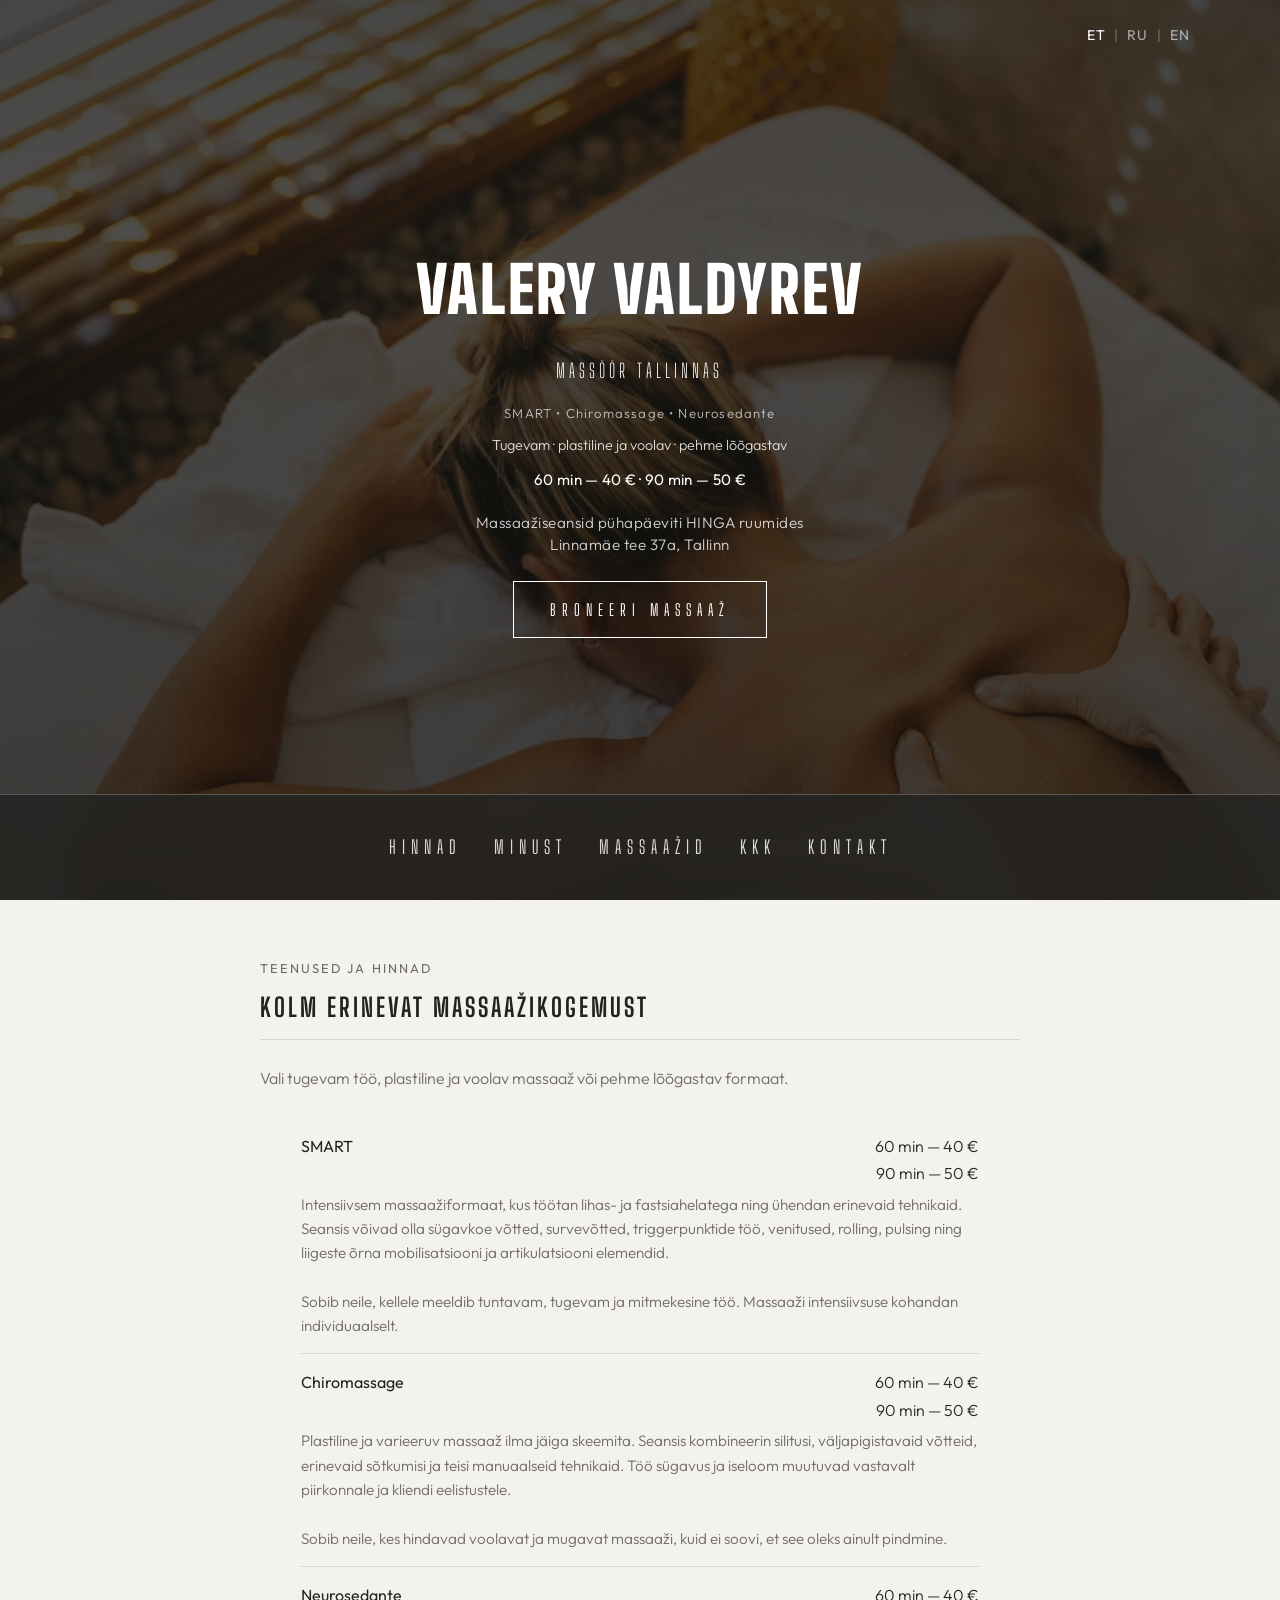
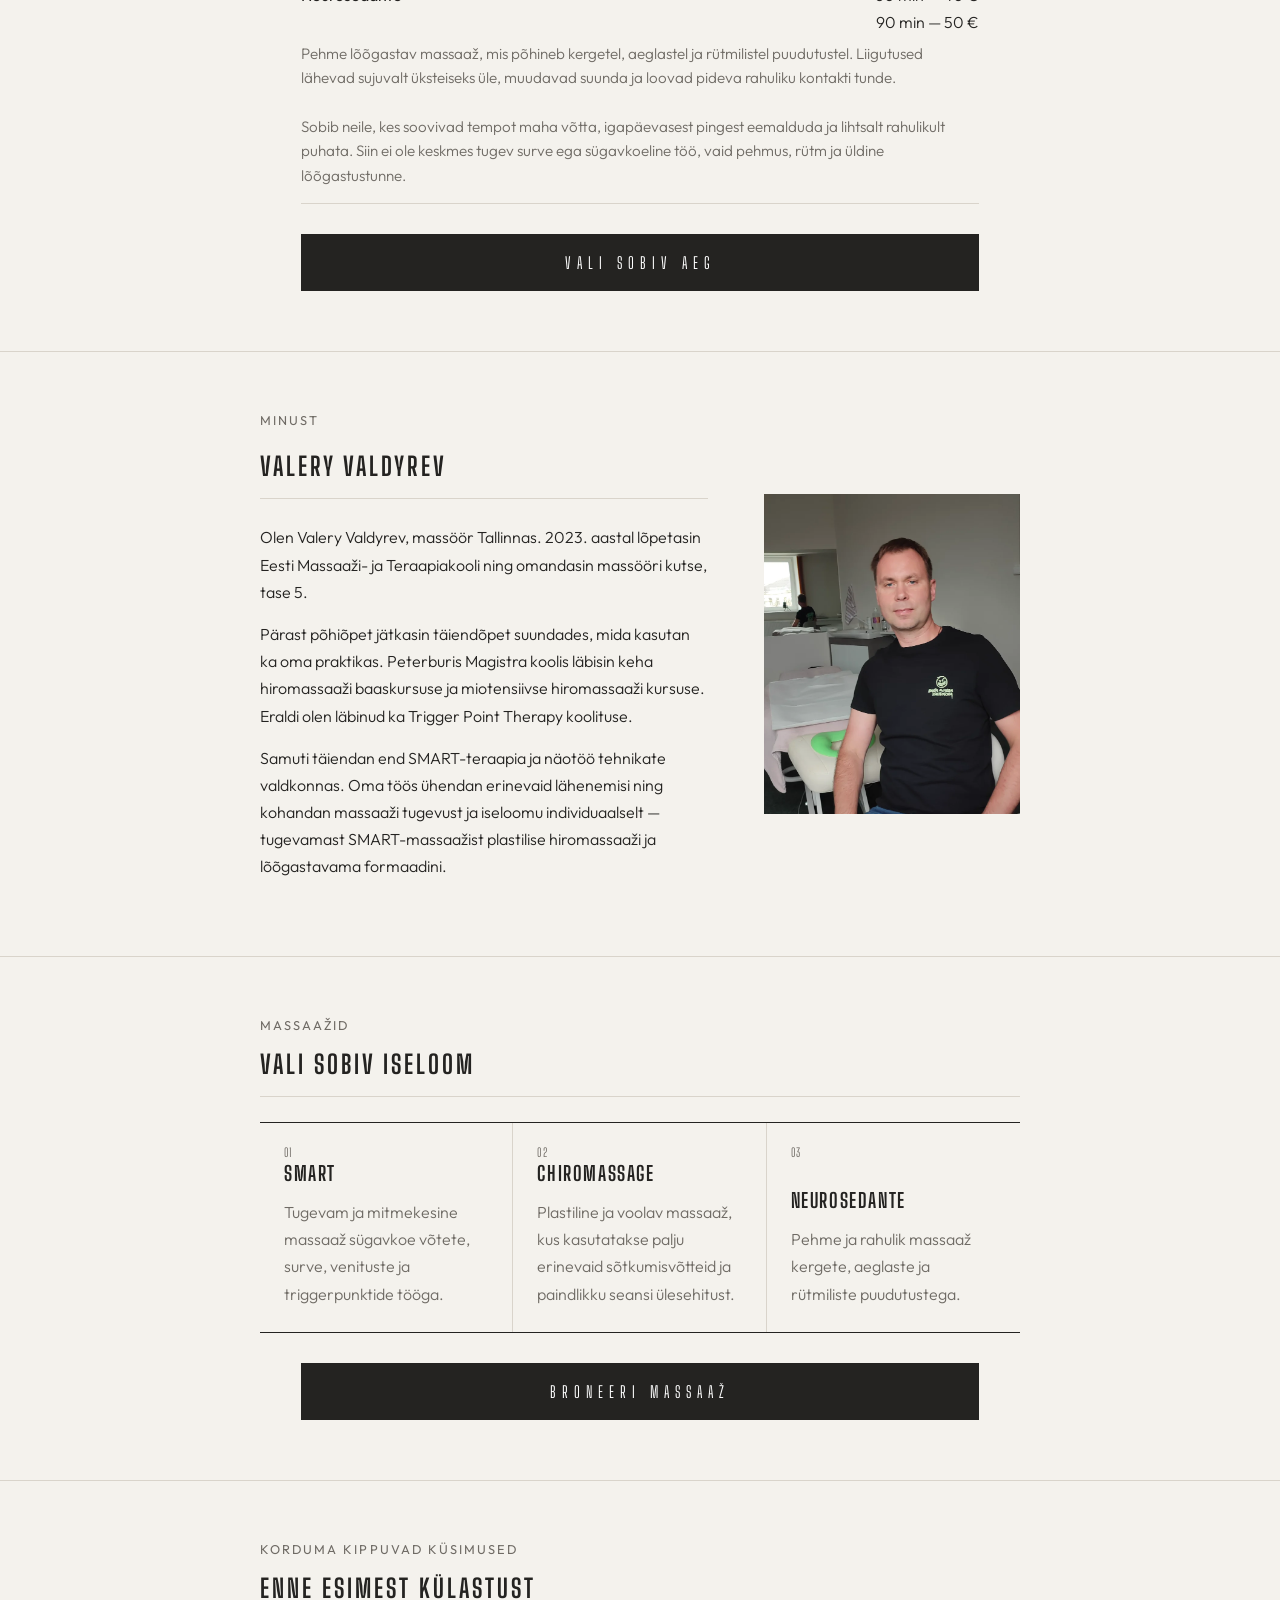
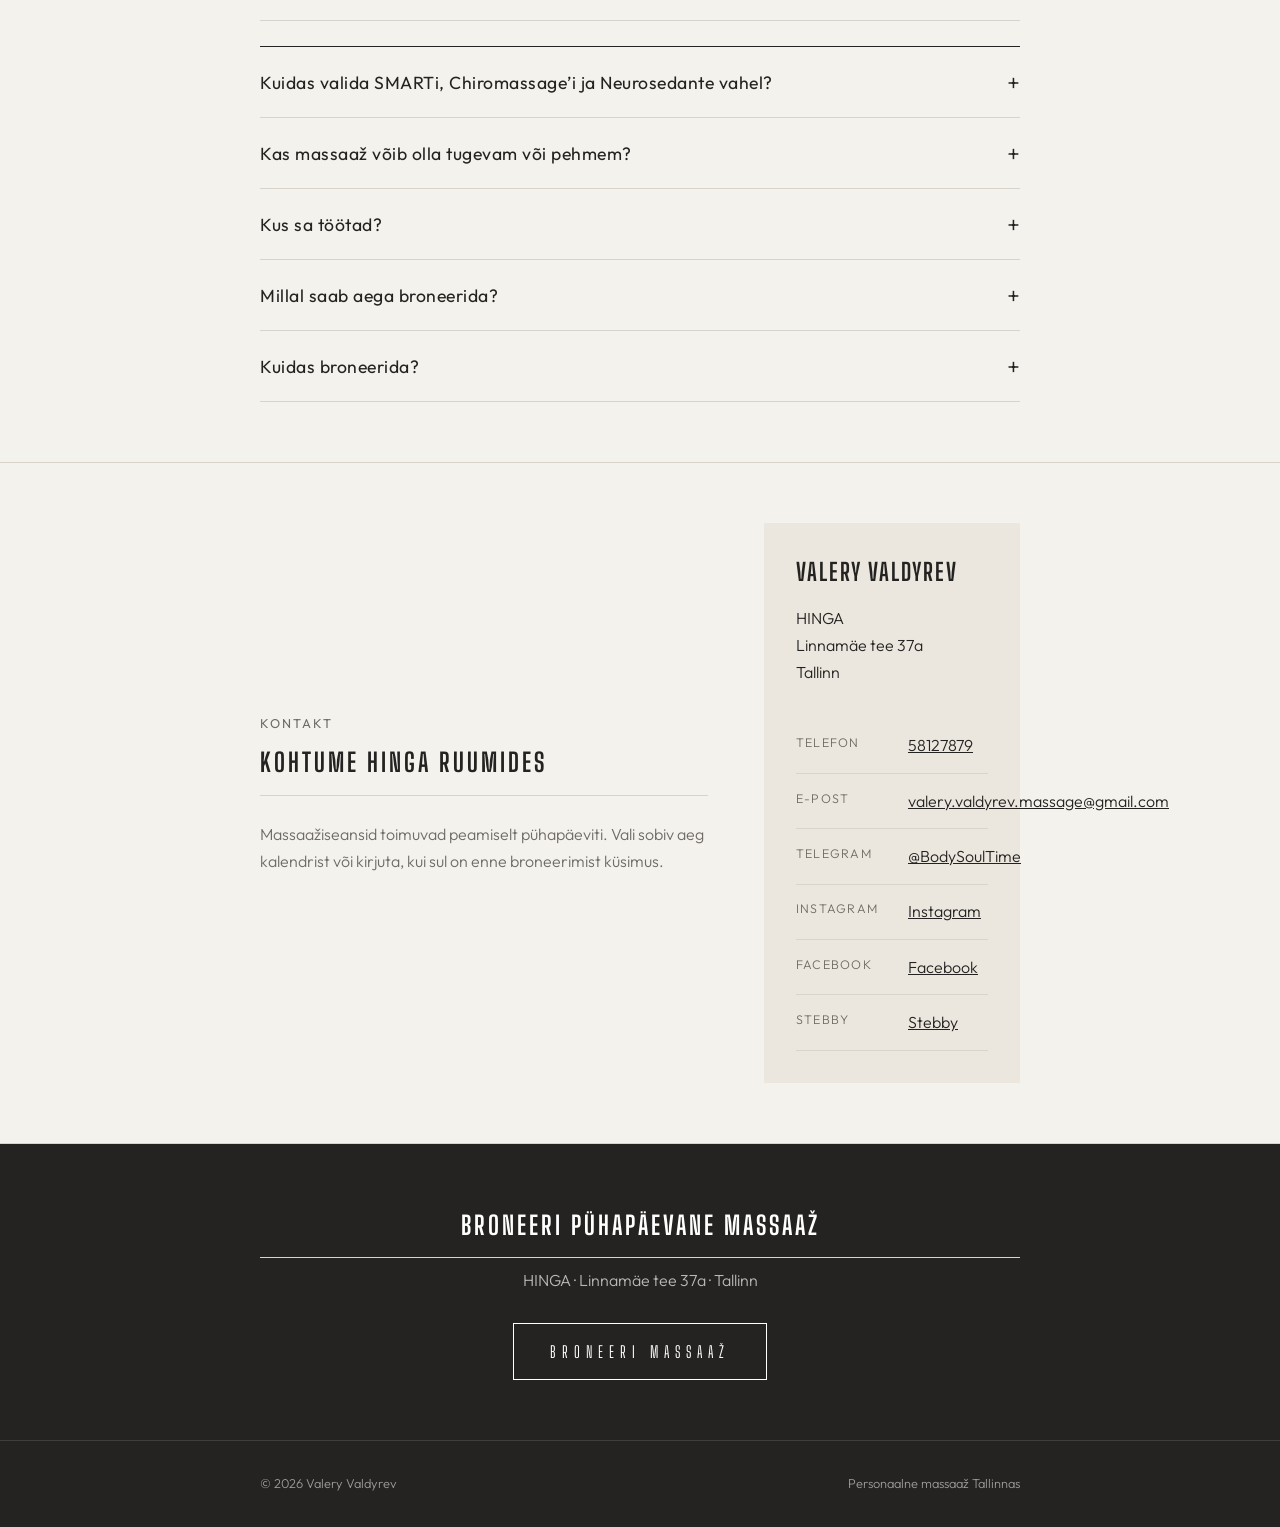
<file: index.html>
<!doctype html>
<html lang="et">
<head>
  <meta charset="utf-8">
  <meta name="viewport" content="width=device-width, initial-scale=1">
  <title>Massaaž Lasnamäel, Tallinnas | Valery Valdyrev</title>
  <meta name="description" content="Personaalne massaaž Lasnamäel, Tallinnas: SMART, Chiromassage ja Neurosedante HINGA ruumides aadressil Linnamäe tee 37a.">
  <link rel="canonical" href="https://valeryvaldyrev-cyber.github.io/BST/">
  <link rel="alternate" hreflang="et" href="https://valeryvaldyrev-cyber.github.io/BST/">
  <link rel="alternate" hreflang="ru" href="https://valeryvaldyrev-cyber.github.io/BST/ru/">
  <link rel="alternate" hreflang="en" href="https://valeryvaldyrev-cyber.github.io/BST/en/">
  <link rel="alternate" hreflang="x-default" href="https://valeryvaldyrev-cyber.github.io/BST/">
  <meta property="og:type" content="website">
  <meta property="og:locale" content="et_EE">
  <meta property="og:title" content="Massaaž Lasnamäel, Tallinnas | Valery Valdyrev">
  <meta property="og:description" content="Personaalne massaaž Lasnamäel, Tallinnas: SMART, Chiromassage ja Neurosedante HINGA ruumides aadressil Linnamäe tee 37a.">
  <meta property="og:url" content="https://valeryvaldyrev-cyber.github.io/BST/">
  <meta name="theme-color" content="#242321">
  <link rel="preconnect" href="https://fonts.googleapis.com">
  <link rel="preconnect" href="https://fonts.gstatic.com" crossorigin>
  <link href="https://fonts.googleapis.com/css2?family=Big+Shoulders+Display:wght@300;400;700;900&amp;family=Montserrat:wght@300;400&amp;family=Outfit:wght@300;400&amp;family=Roboto+Condensed:wght@300;400;700;900&amp;display=swap" rel="stylesheet">
  <link rel="stylesheet" href="assets/styles.css">
  <script src="assets/site.js" defer></script>
  <script type="application/ld+json">
  {
    "@context": "https://schema.org",
    "@type": "Person",
    "@id": "https://valeryvaldyrev-cyber.github.io/BST/#valery-valdyrev",
    "name": "Valery Valdyrev",
    "jobTitle": "Massöör",
    "url": "https://valeryvaldyrev-cyber.github.io/BST/",
    "telephone": "+37258127879",
    "email": "valery.valdyrev.massage@gmail.com",
    "workLocation": {
      "@type": "Place",
      "name": "HINGA",
      "address": {
        "@type": "PostalAddress",
        "streetAddress": "Linnamäe tee 37a",
        "addressLocality": "Tallinn",
        "addressCountry": "EE"
      }
    },
    "makesOffer": [
      { "@type": "Offer", "itemOffered": { "@type": "Service", "name": "SMART-massaaž" } },
      { "@type": "Offer", "itemOffered": { "@type": "Service", "name": "Chiromassage" } },
      { "@type": "Offer", "itemOffered": { "@type": "Service", "name": "Neurosedante" } }
    ],
    "sameAs": [
      "https://www.instagram.com/valery_valdyrev_massage/",
      "https://www.facebook.com/profile.php?id=61594627763206",
      "https://t.me/BodySoulTime"
    ]
  }
  </script>
</head>
<body>
  <a class="skip-link" href="#main">Liigu põhisisu juurde</a>
  <header class="site-header">
    <div class="header-inner shell">
      <a class="wordmark" href="#top" aria-label="Valery Valdyrev — avaleht">Valery Valdyrev</a>
      <div class="header-actions">
        <nav class="language-switcher" aria-label="Keele valik">
          <a href="./" lang="et" hreflang="et" aria-current="page" data-lang-link>ET</a><span aria-hidden="true">|</span>
          <a href="ru/" lang="ru" hreflang="ru" data-lang-link>RU</a><span aria-hidden="true">|</span>
          <a href="en/" lang="en" hreflang="en" data-lang-link>EN</a>
        </nav>
        <button class="menu-toggle" type="button" aria-expanded="false" aria-controls="mobile-menu" data-menu-open><span class="menu-label">Menüü</span><span class="menu-lines" aria-hidden="true"></span></button>
      </div>
    </div>
  </header>
  <nav class="mobile-nav" id="mobile-menu" aria-label="Mobiilimenüü" aria-hidden="true" data-mobile-menu>
    <button class="menu-close" type="button" aria-label="Sulge menüü" data-menu-close>×</button>
    <ul><li><a href="#prices">Hinnad</a></li><li><a href="#about">Minust</a></li><li><a href="#massage">Massaažid</a></li><li><a href="#faq">KKK</a></li><li><a href="#contacts">Kontakt</a></li></ul>
  </nav>
  <main id="main">
    <section class="hero" id="top" aria-labelledby="hero-title">
      <div class="hero-content shell">
        <p class="hero-kicker">Personaalne massaaž Tallinnas</p>
        <h1 id="hero-title">Valery Valdyrev</h1>
        <p class="hero-role">Massöör Tallinnas</p>
        <p class="hero-services">SMART <span aria-hidden="true">•</span> Chiromassage <span aria-hidden="true">•</span> Neurosedante</p>
        <p class="hero-character">Tugevam <span aria-hidden="true">·</span> plastiline ja voolav <span aria-hidden="true">·</span> pehme lõõgastav</p>
        <p class="hero-price">60 min — 40 € <span aria-hidden="true">·</span> 90 min — 50 €</p>
        <p class="hero-location">Massaažiseansid pühapäeviti <a class="location-link" href="https://www.facebook.com/p/Massaa%C5%BEi-ja-Haloteraapia-keskus-HINGA-61575005816693/" target="_blank" rel="noopener">HINGA</a> ruumides<br>Linnamäe tee 37a, Tallinn</p>
        <a class="button" href="https://calendar.app.google/DD5P1f2JTCo2FeZb6" target="_blank" rel="noopener">Broneeri massaaž</a>
      </div>
      <nav class="desktop-nav" aria-label="Põhinavigatsioon"><ul><li><a href="#prices">Hinnad</a></li><li><a href="#about">Minust</a></li><li><a href="#massage">Massaažid</a></li><li><a href="#faq">KKK</a></li><li><a href="#contacts">Kontakt</a></li></ul></nav>
    </section>
    <section class="section" id="prices" aria-labelledby="prices-title">
      <div class="shell">
        <p class="section-eyebrow">Teenused ja hinnad</p><h2 id="prices-title">Kolm erinevat massaažikogemust</h2>
        <p class="intro">Vali tugevam töö, plastiline ja voolav massaaž või pehme lõõgastav formaat.</p>
        <div class="price-list">
          <article class="price-row"><h3 class="service-name">SMART</h3><p class="service-description">Intensiivsem massaažiformaat, kus töötan lihas- ja fastsiahelatega ning ühendan erinevaid tehnikaid. Seansis võivad olla sügavkoe võtted, survevõtted, triggerpunktide töö, venitused, rolling, pulsing ning liigeste õrna mobilisatsiooni ja artikulatsiooni elemendid.<br><br>Sobib neile, kellele meeldib tuntavam, tugevam ja mitmekesine töö. Massaaži intensiivsuse kohandan individuaalselt.</p><p class="service-price">60 min — 40 €<br>90 min — 50 €</p></article>
          <article class="price-row"><h3 class="service-name">Chiromassage</h3><p class="service-description">Plastiline ja varieeruv massaaž ilma jäiga skeemita. Seansis kombineerin silitusi, väljapigistavaid võtteid, erinevaid sõtkumisi ja teisi manuaalseid tehnikaid. Töö sügavus ja iseloom muutuvad vastavalt piirkonnale ja kliendi eelistustele.<br><br>Sobib neile, kes hindavad voolavat ja mugavat massaaži, kuid ei soovi, et see oleks ainult pindmine.</p><p class="service-price">60 min — 40 €<br>90 min — 50 €</p></article>
          <article class="price-row"><h3 class="service-name">Neurosedante</h3><p class="service-description">Pehme lõõgastav massaaž, mis põhineb kergetel, aeglastel ja rütmilistel puudutustel. Liigutused lähevad sujuvalt üksteiseks üle, muudavad suunda ja loovad pideva rahuliku kontakti tunde.<br><br>Sobib neile, kes soovivad tempot maha võtta, igapäevasest pingest eemalduda ja lihtsalt rahulikult puhata. Siin ei ole keskmes tugev surve ega sügavkoeline töö, vaid pehmus, rütm ja üldine lõõgastustunne.</p><p class="service-price">60 min — 40 €<br>90 min — 50 €</p></article>
        </div>
        <p class="section-cta"><a class="button button-dark" href="https://calendar.app.google/DD5P1f2JTCo2FeZb6" target="_blank" rel="noopener">Vali sobiv aeg</a></p>
      </div>
    </section>
    <section class="section" id="about" aria-labelledby="about-title">
      <div class="shell about-grid">
        <div class="about-copy"><p class="section-eyebrow">Minust</p><h2 id="about-title">Valery Valdyrev</h2><p>Olen Valery Valdyrev, massöör Tallinnas. 2023. aastal lõpetasin Eesti Massaaži- ja Teraapiakooli ning omandasin massööri kutse, tase 5.</p><p>Pärast põhiõpet jätkasin täiendõpet suundades, mida kasutan ka oma praktikas. Peterburis Magistra koolis läbisin keha hiromassaaži baaskursuse ja miotensiivse hiromassaaži kursuse. Eraldi olen läbinud ka Trigger Point Therapy koolituse.</p><p>Samuti täiendan end SMART-teraapia ja näotöö tehnikate valdkonnas. Oma töös ühendan erinevaid lähenemisi ning kohandan massaaži tugevust ja iseloomu individuaalselt — tugevamast SMART-massaažist plastilise hiromassaaži ja lõõgastavama formaadini.</p></div>
        <figure class="about-photo"><img src="assets/images/valery-about.webp" width="1200" height="1600" alt="Valery Valdyrev massaažikabinetis" loading="lazy" decoding="async"></figure>
      </div>
    </section>
    <section class="section" id="massage" aria-labelledby="massage-title">
      <div class="shell"><p class="section-eyebrow">Massaažid</p><h2 id="massage-title">Vali sobiv iseloom</h2>
        <div class="massage-cards"><article class="massage-card"><span class="massage-number">01</span><h3>SMART</h3><p>Tugevam ja mitmekesine massaaž sügavkoe võtete, surve, venituste ja triggerpunktide tööga.</p></article><article class="massage-card"><span class="massage-number">02</span><h3>Chiromassage</h3><p>Plastiline ja voolav massaaž, kus kasutatakse palju erinevaid sõtkumisvõtteid ja paindlikku seansi ülesehitust.</p></article><article class="massage-card"><span class="massage-number">03</span><h3>Neurosedante</h3><p>Pehme ja rahulik massaaž kergete, aeglaste ja rütmiliste puudutustega.</p></article></div>
        <p class="section-cta"><a class="button button-dark" href="https://calendar.app.google/DD5P1f2JTCo2FeZb6" target="_blank" rel="noopener">Broneeri massaaž</a></p>
      </div>
    </section>
    <section class="section" id="faq" aria-labelledby="faq-title">
      <div class="shell"><p class="section-eyebrow">Korduma kippuvad küsimused</p><h2 id="faq-title">Enne esimest külastust</h2><div class="faq-list">
        <div class="faq-item"><button class="faq-question" type="button" aria-expanded="false" aria-controls="faq-et-1" data-faq-button>Kuidas valida SMARTi, Chiromassage’i ja Neurosedante vahel?<span class="faq-icon" aria-hidden="true">+</span></button><div class="faq-answer" id="faq-et-1" hidden><p>Vali SMART, kui eelistad tugevamat tööd; Chiromassage, kui soovid voolavamat massaaži; Neurosedante, kui soovid pehmet ja rahulikku massaaži kergete, aeglaste ja rütmiliste puudutustega. Kui kahtled, saad oma eelistusi enne seanssi kirjeldada.</p></div></div>
        <div class="faq-item"><button class="faq-question" type="button" aria-expanded="false" aria-controls="faq-et-2" data-faq-button>Kas massaaž võib olla tugevam või pehmem?<span class="faq-icon" aria-hidden="true">+</span></button><div class="faq-answer" id="faq-et-2" hidden><p>Jah. Jõu ja töö iseloomu saab seansi jooksul kohandada. Räägi oma eelistustest enne alustamist ja anna seansi ajal tagasisidet.</p></div></div>
        <div class="faq-item"><button class="faq-question" type="button" aria-expanded="false" aria-controls="faq-et-3" data-faq-button>Kus sa töötad?<span class="faq-icon" aria-hidden="true">+</span></button><div class="faq-answer" id="faq-et-3" hidden><p>Võtan vastu <a class="location-link" href="https://www.facebook.com/p/Massaa%C5%BEi-ja-Haloteraapia-keskus-HINGA-61575005816693/" target="_blank" rel="noopener">HINGA</a> ruumides aadressil Linnamäe tee 37a, Tallinn.</p></div></div>
        <div class="faq-item"><button class="faq-question" type="button" aria-expanded="false" aria-controls="faq-et-4" data-faq-button>Millal saab aega broneerida?<span class="faq-icon" aria-hidden="true">+</span></button><div class="faq-answer" id="faq-et-4" hidden><p>Vastuvõtt toimub peamiselt pühapäeviti. Vabad ajad on näha broneerimiskalendris.</p></div></div>
        <div class="faq-item"><button class="faq-question" type="button" aria-expanded="false" aria-controls="faq-et-5" data-faq-button>Kuidas broneerida?<span class="faq-icon" aria-hidden="true">+</span></button><div class="faq-answer" id="faq-et-5" hidden><p>Kasuta veebilehel olevat broneerimisnuppu ja vali kalendrist sobiv aeg. Küsimuse korral saad ühendust võtta telefoni, e-posti või Telegrami kaudu.</p></div></div>
      </div></div>
    </section>
    <section class="section" id="contacts" aria-labelledby="contacts-title">
      <div class="shell location-grid"><div><p class="section-eyebrow">Kontakt</p><h2 id="contacts-title">Kohtume <a class="location-link" href="https://www.facebook.com/p/Massaa%C5%BEi-ja-Haloteraapia-keskus-HINGA-61575005816693/" target="_blank" rel="noopener">HINGA</a> ruumides</h2><p class="intro">Massaažiseansid toimuvad peamiselt pühapäeviti. Vali sobiv aeg kalendrist või kirjuta, kui sul on enne broneerimist küsimus.</p></div>
        <div class="location-card"><h3>Valery Valdyrev</h3><address><a class="location-link" href="https://www.facebook.com/p/Massaa%C5%BEi-ja-Haloteraapia-keskus-HINGA-61575005816693/" target="_blank" rel="noopener">HINGA</a><br>Linnamäe tee 37a<br>Tallinn</address><ul class="contact-list"><li><span class="contact-label">Telefon</span><a href="tel:+37258127879">58127879</a></li><li><span class="contact-label">E-post</span><a href="mailto:valery.valdyrev.massage@gmail.com">valery.valdyrev.massage@gmail.com</a></li><li><span class="contact-label">Telegram</span><a href="https://t.me/BodySoulTime" target="_blank" rel="noopener">@BodySoulTime</a></li><li><span class="contact-label">Instagram</span><a href="https://www.instagram.com/valery_valdyrev_massage/" target="_blank" rel="noopener">Instagram</a></li><li><span class="contact-label">Facebook</span><a href="https://www.facebook.com/profile.php?id=61594627763206" target="_blank" rel="noopener">Facebook</a></li><li><span class="contact-label">Stebby</span><a href="https://app.stebby.eu/group/bodysoultime/services" target="_blank" rel="noopener">Stebby</a></li></ul></div>
      </div>
    </section>
    <section class="section closing" aria-labelledby="closing-title"><div class="shell"><h2 id="closing-title">Broneeri pühapäevane massaaž</h2><p><a class="location-link" href="https://www.facebook.com/p/Massaa%C5%BEi-ja-Haloteraapia-keskus-HINGA-61575005816693/" target="_blank" rel="noopener">HINGA</a> · Linnamäe tee 37a · Tallinn</p><a class="button" href="https://calendar.app.google/DD5P1f2JTCo2FeZb6" target="_blank" rel="noopener">Broneeri massaaž</a></div></section>
  </main>
  <footer class="site-footer"><div class="footer-inner shell"><p>© <span data-year>2026</span> Valery Valdyrev</p><p>Personaalne massaaž Tallinnas</p></div></footer>
</body>
</html>
</file>
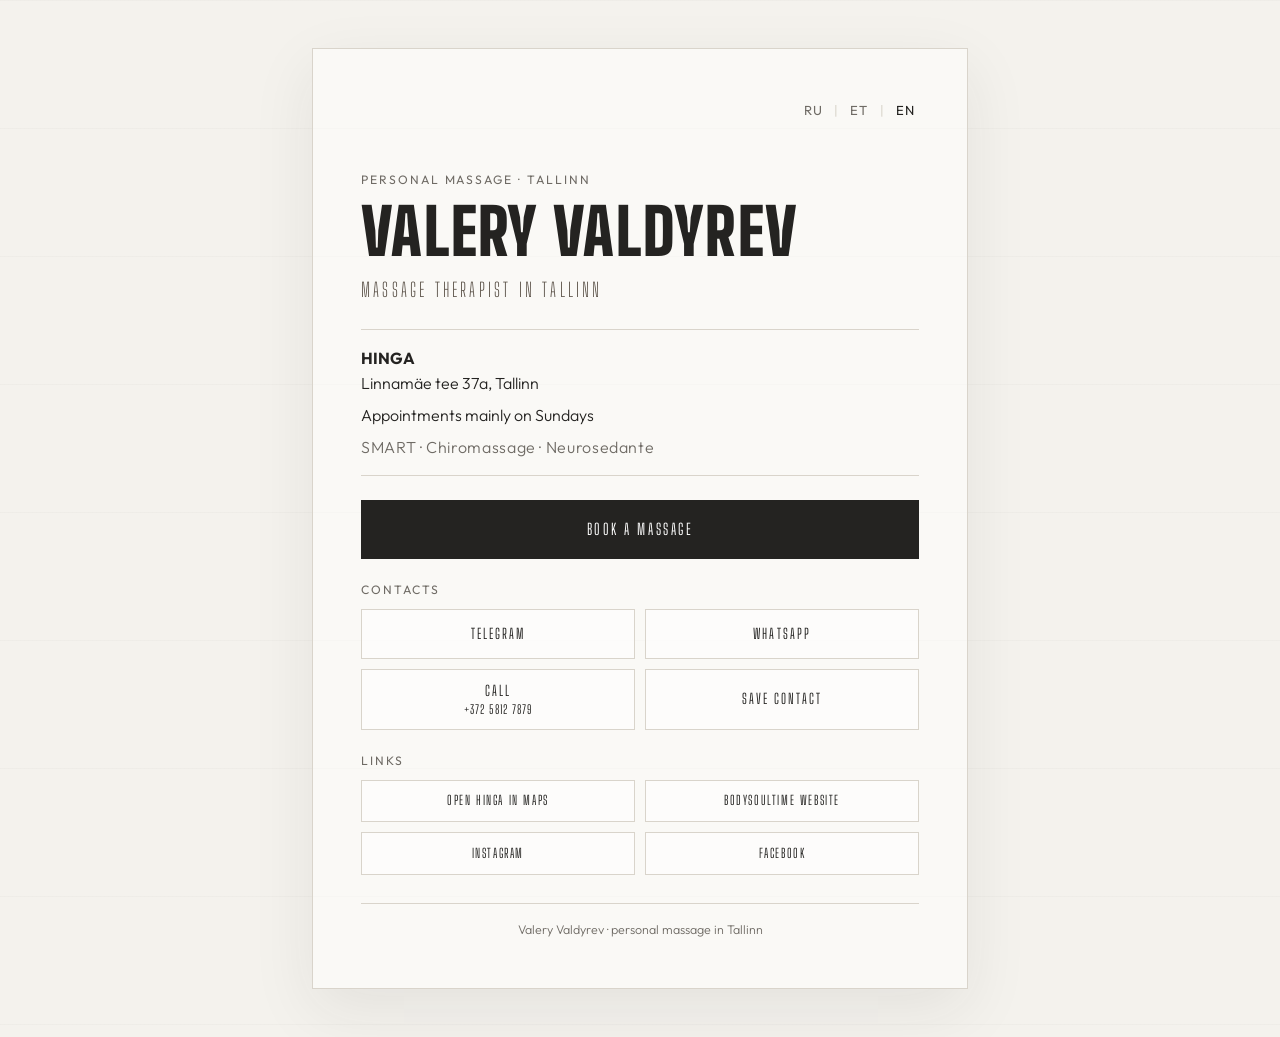
<file: card/index.html>
<!doctype html>
<html lang="ru">
<head>
  <meta charset="utf-8">
  <meta name="viewport" content="width=device-width, initial-scale=1">
  <meta name="theme-color" content="#242321">
  <meta name="description" content="Valery Valdyrev — massage therapist in Tallinn. Contacts, booking and social links.">
  <title>Valery Valdyrev — массажист в Таллинне</title>
  <link rel="preconnect" href="https://fonts.googleapis.com">
  <link rel="preconnect" href="https://fonts.gstatic.com" crossorigin>
  <link href="https://fonts.googleapis.com/css2?family=Big+Shoulders+Display:wght@300;400;700;900&amp;family=Montserrat:wght@300;400&amp;family=Outfit:wght@300;400&amp;family=Roboto+Condensed:wght@300;400;700;900&amp;display=swap" rel="stylesheet">
  <link rel="stylesheet" href="../assets/styles.css">
  <style>
    .card-page {
      min-width: 20rem;
      min-height: 100vh;
      padding: clamp(1rem, 4vw, 3rem) 1rem;
      background:
        linear-gradient(rgba(36, 35, 33, .025) 1px, transparent 1px),
        var(--paper);
      background-size: 100% 8rem;
    }

    .card-shell {
      width: min(100%, 41rem);
      margin: 0 auto;
      padding: clamp(1.35rem, 5vw, 3rem);
      border: 1px solid var(--line);
      background: rgba(255, 255, 255, .48);
      box-shadow: 0 1.25rem 3.75rem rgba(36, 35, 33, .08);
    }

    .card-language {
      display: flex;
      justify-content: flex-end;
      align-items: center;
      gap: .45rem;
      margin-bottom: clamp(1.5rem, 5vw, 3rem);
      font: 400 .82rem/1.4 var(--body);
      letter-spacing: .08em;
    }

    .card-language button {
      padding: .25rem;
      border: 0;
      background: transparent;
      color: var(--muted);
      cursor: pointer;
      font: inherit;
      letter-spacing: inherit;
    }

    .card-language button[aria-pressed="true"],
    .card-language button:hover {
      color: var(--ink);
    }

    .card-language span { color: var(--line); }

    .card-eyebrow,
    .card-section-title {
      margin: 0 0 .65rem;
      color: var(--muted);
      font: 400 .76rem/1.4 var(--body);
      letter-spacing: .16em;
      text-transform: uppercase;
    }

    .card-title {
      margin: 0;
      font: 900 clamp(2.35rem, 10vw, 4rem)/1.02 var(--display);
      letter-spacing: .08rem;
      text-transform: uppercase;
    }

    .card-role {
      margin: .75rem 0 1.5rem;
      color: var(--accent);
      font: 300 clamp(1rem, 3vw, 1.2rem)/1.5 var(--display);
      letter-spacing: .2rem;
      text-transform: uppercase;
    }

    .card-facts {
      margin-bottom: 1.5rem;
      padding: 1rem 0;
      border-top: 1px solid var(--line);
      border-bottom: 1px solid var(--line);
    }

    .card-facts p { margin: 0; line-height: 1.55; }
    .card-facts p + p { margin-top: .45rem; }
    .card-facts .card-services { color: var(--muted); letter-spacing: .04em; }

    .card-actions {
      display: grid;
      gap: .7rem;
    }

    .card-contact-grid,
    .card-secondary {
      display: grid;
      grid-template-columns: repeat(2, minmax(0, 1fr));
      gap: .65rem;
    }

    .card-button.button {
      display: flex;
      align-items: center;
      justify-content: center;
      width: 100%;
      min-height: 3.15rem;
      padding: .7rem .85rem;
      border-color: var(--line);
      background: rgba(255, 255, 255, .62);
      color: var(--ink);
      font-size: .88rem;
      letter-spacing: .13rem;
      line-height: 1.3;
      text-align: center;
      white-space: normal;
      overflow-wrap: anywhere;
      cursor: pointer;
    }

    .card-button.button:hover,
    .card-button.button:focus-visible {
      border-color: var(--ink);
      background: var(--white);
    }

    .card-button.card-primary {
      min-height: 3.65rem;
      border-color: var(--ink);
      background: var(--ink);
      color: var(--white);
      font-size: .96rem;
      letter-spacing: .16rem;
    }

    .card-button.card-primary:hover,
    .card-button.card-primary:focus-visible {
      background: transparent;
      color: var(--ink);
    }

    .card-call {
      flex-direction: column;
      gap: .12rem;
    }

    .card-number {
      font-size: .76rem;
      letter-spacing: .06rem;
    }

    .card-section-title {
      margin: 1.4rem 0 .65rem;
    }

    .card-button.card-compact {
      min-height: 2.65rem;
      padding: .55rem .65rem;
      font-size: .8rem;
      letter-spacing: .1rem;
    }

    .card-footer {
      margin-top: 1.75rem;
      padding-top: 1.1rem;
      border-top: 1px solid var(--line);
      color: var(--muted);
      font-size: .78rem;
      line-height: 1.5;
      text-align: center;
    }

    @media (max-width: 31rem) {
      .card-page { padding: 0; }

      .card-shell {
        min-height: 100vh;
        padding: 1rem 1.1rem 1.25rem;
        border: 0;
        box-shadow: none;
      }

      .card-language { margin-bottom: 1.25rem; }
      .card-title { font-size: clamp(2.25rem, 13vw, 3.25rem); }
      .card-role { margin: .65rem 0 1.2rem; }
      .card-facts { margin-bottom: 1.2rem; padding: .85rem 0; }

      .card-contact-grid,
      .card-secondary {
        gap: .5rem;
      }

      .card-button.button {
        min-height: 3rem;
        padding: .62rem .45rem;
        font-size: .78rem;
        letter-spacing: .08rem;
      }

      .card-button.card-primary {
        min-height: 3.5rem;
        font-size: .88rem;
        letter-spacing: .12rem;
      }

      .card-button.card-compact {
        min-height: 2.55rem;
        padding: .5rem .4rem;
        font-size: .74rem;
        letter-spacing: .07rem;
      }

      .card-number { font-size: .7rem; }
      .card-section-title { margin-top: 1.25rem; }
      .card-footer { margin-top: 1.5rem; }
    }
  </style>
</head>
<body class="card-page">
  <a class="skip-link" href="#main" data-i18n="skip">К основному содержанию</a>
  <main class="card-shell" id="main">
    <nav class="card-language" aria-label="Language">
      <button type="button" data-lang="ru" aria-pressed="false">RU</button><span aria-hidden="true">|</span>
      <button type="button" data-lang="et" aria-pressed="false">ET</button><span aria-hidden="true">|</span>
      <button type="button" data-lang="en" aria-pressed="false">EN</button>
    </nav>

    <header>
      <p class="card-eyebrow" data-i18n="eyebrow">Персональный массаж · Таллинн</p>
      <h1 class="card-title">Valery Valdyrev</h1>
      <p class="card-role" data-i18n="role">Массажист в Таллинне</p>
    </header>

    <section class="card-facts" aria-label="Practice details">
      <p><strong>HINGA</strong><br>Linnamäe tee 37a, Tallinn</p>
      <p data-i18n="sunday">Приём преимущественно по воскресеньям</p>
      <p class="card-services">SMART · Chiromassage · Neurosedante</p>
    </section>

    <section class="card-actions" aria-label="Contact actions">
      <a class="button card-button card-primary" href="https://calendar.app.google/DD5P1f2JTCo2FeZb6" target="_blank" rel="noopener" data-i18n="book">Записаться на массаж</a>
    </section>

    <p class="card-section-title" data-i18n="contacts">Контакты</p>
    <section class="card-contact-grid" aria-label="Contacts">
      <a class="button card-button" href="https://t.me/ValeryValdyrevMassage" target="_blank" rel="noopener">Telegram</a>
      <a class="button card-button" href="https://wa.me/37258127879" target="_blank" rel="noopener">WhatsApp</a>
      <a class="button card-button card-call" href="tel:+37258127879">
        <span data-i18n="call">Позвонить</span>
        <span class="card-number">+372 5812 7879</span>
      </a>
      <a class="button card-button" href="valery-valdyrev.vcf" download data-i18n="save">Сохранить контакт</a>
    </section>

    <p class="card-section-title" data-i18n="more">Ссылки</p>
    <section class="card-secondary" aria-label="More links">
      <a class="button card-button card-compact" href="https://www.google.com/maps/search/?api=1&amp;query=HINGA%2C%20Linnam%C3%A4e%20tee%2037a%2C%20Tallinn" target="_blank" rel="noopener" data-i18n="map">Открыть HINGA на карте</a>
      <a class="button card-button card-compact" href="https://valeryvaldyrev-cyber.github.io/BST/" target="_blank" rel="noopener" data-i18n="site">Сайт BodySoulTime</a>
      <a class="button card-button card-compact" href="https://www.instagram.com/valery_valdyrev_massage/" target="_blank" rel="noopener">Instagram</a>
      <a class="button card-button card-compact" href="https://www.facebook.com/profile.php?id=61594627763206" target="_blank" rel="noopener">Facebook</a>
    </section>

    <footer class="card-footer" data-i18n="footer">Valery Valdyrev · персональный массаж в Таллинне</footer>
  </main>

  <script>
    const translations = {
      ru: {
        title: "Valery Valdyrev — массажист в Таллинне",
        skip: "К основному содержанию",
        eyebrow: "Персональный массаж · Таллинн",
        role: "Массажист в Таллинне",
        sunday: "Приём преимущественно по воскресеньям",
        book: "Записаться на массаж",
        contacts: "Контакты",
        call: "Позвонить",
        save: "Сохранить контакт",
        map: "Открыть HINGA на карте",
        more: "Ссылки",
        site: "Сайт BodySoulTime",
        footer: "Valery Valdyrev · персональный массаж в Таллинне"
      },
      et: {
        title: "Valery Valdyrev — massöör Tallinnas",
        skip: "Liigu põhisisu juurde",
        eyebrow: "Personaalne massaaž · Tallinn",
        role: "Massöör Tallinnas",
        sunday: "Vastuvõtt peamiselt pühapäeviti",
        book: "Broneeri massaaž",
        contacts: "Kontaktid",
        call: "Helista",
        save: "Salvesta kontakt",
        map: "Ava HINGA kaardil",
        more: "Lingid",
        site: "BodySoulTime veebileht",
        footer: "Valery Valdyrev · personaalne massaaž Tallinnas"
      },
      en: {
        title: "Valery Valdyrev — massage therapist in Tallinn",
        skip: "Skip to main content",
        eyebrow: "Personal massage · Tallinn",
        role: "Massage therapist in Tallinn",
        sunday: "Appointments mainly on Sundays",
        book: "Book a massage",
        contacts: "Contacts",
        call: "Call",
        save: "Save contact",
        map: "Open HINGA in Maps",
        more: "Links",
        site: "BodySoulTime website",
        footer: "Valery Valdyrev · personal massage in Tallinn"
      }
    };

    function setLanguage(language) {
      const currentLanguage = translations[language] ? language : "ru";
      const copy = translations[currentLanguage];
      document.documentElement.lang = currentLanguage;
      document.title = copy.title;
      document.querySelectorAll("[data-i18n]").forEach((element) => {
        element.textContent = copy[element.dataset.i18n];
      });
      document.querySelectorAll("[data-lang]").forEach((button) => {
        button.setAttribute("aria-pressed", String(button.dataset.lang === currentLanguage));
      });
      localStorage.setItem("card-language", currentLanguage);
    }

    document.querySelectorAll("[data-lang]").forEach((button) => {
      button.addEventListener("click", () => setLanguage(button.dataset.lang));
    });

    const savedLanguage = localStorage.getItem("card-language");
    const browserLanguage = navigator.language.slice(0, 2).toLowerCase();
    setLanguage(savedLanguage || (translations[browserLanguage] ? browserLanguage : "ru"));
  </script>
</body>
</html>
</file>
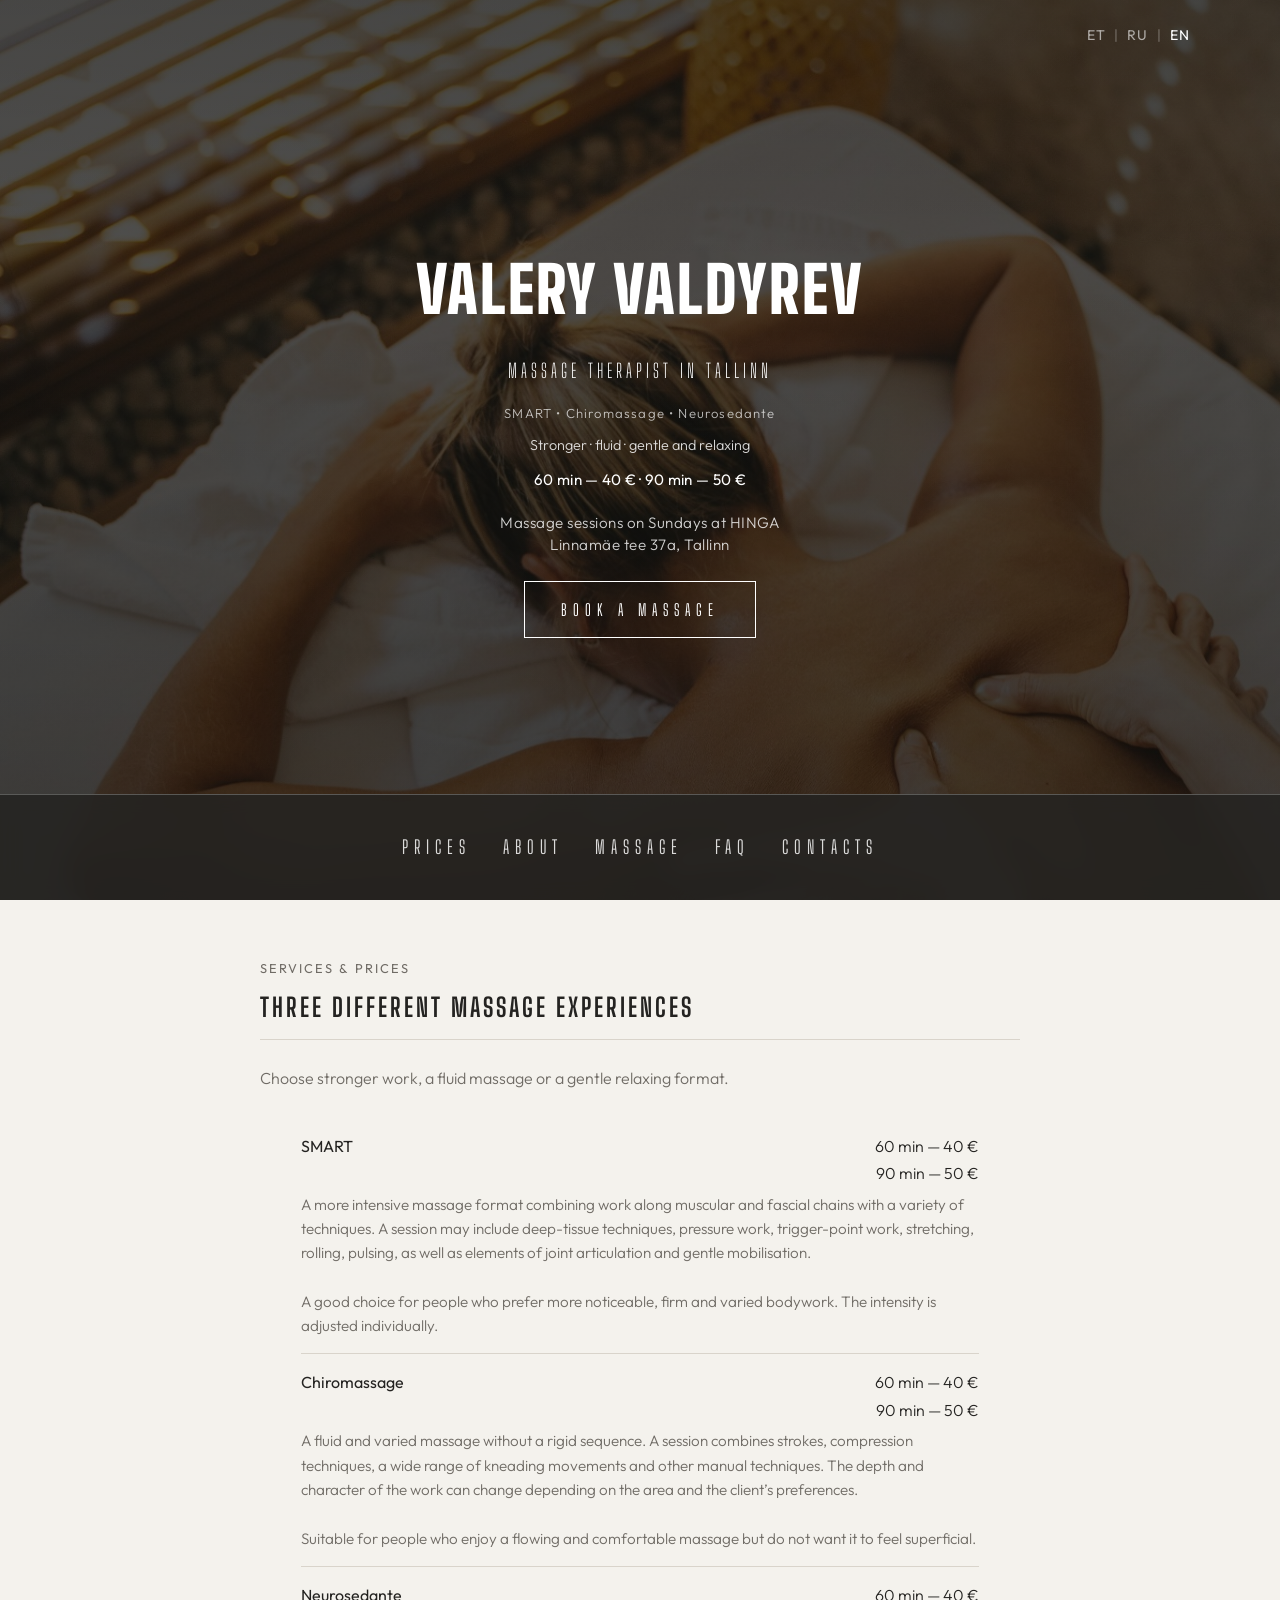
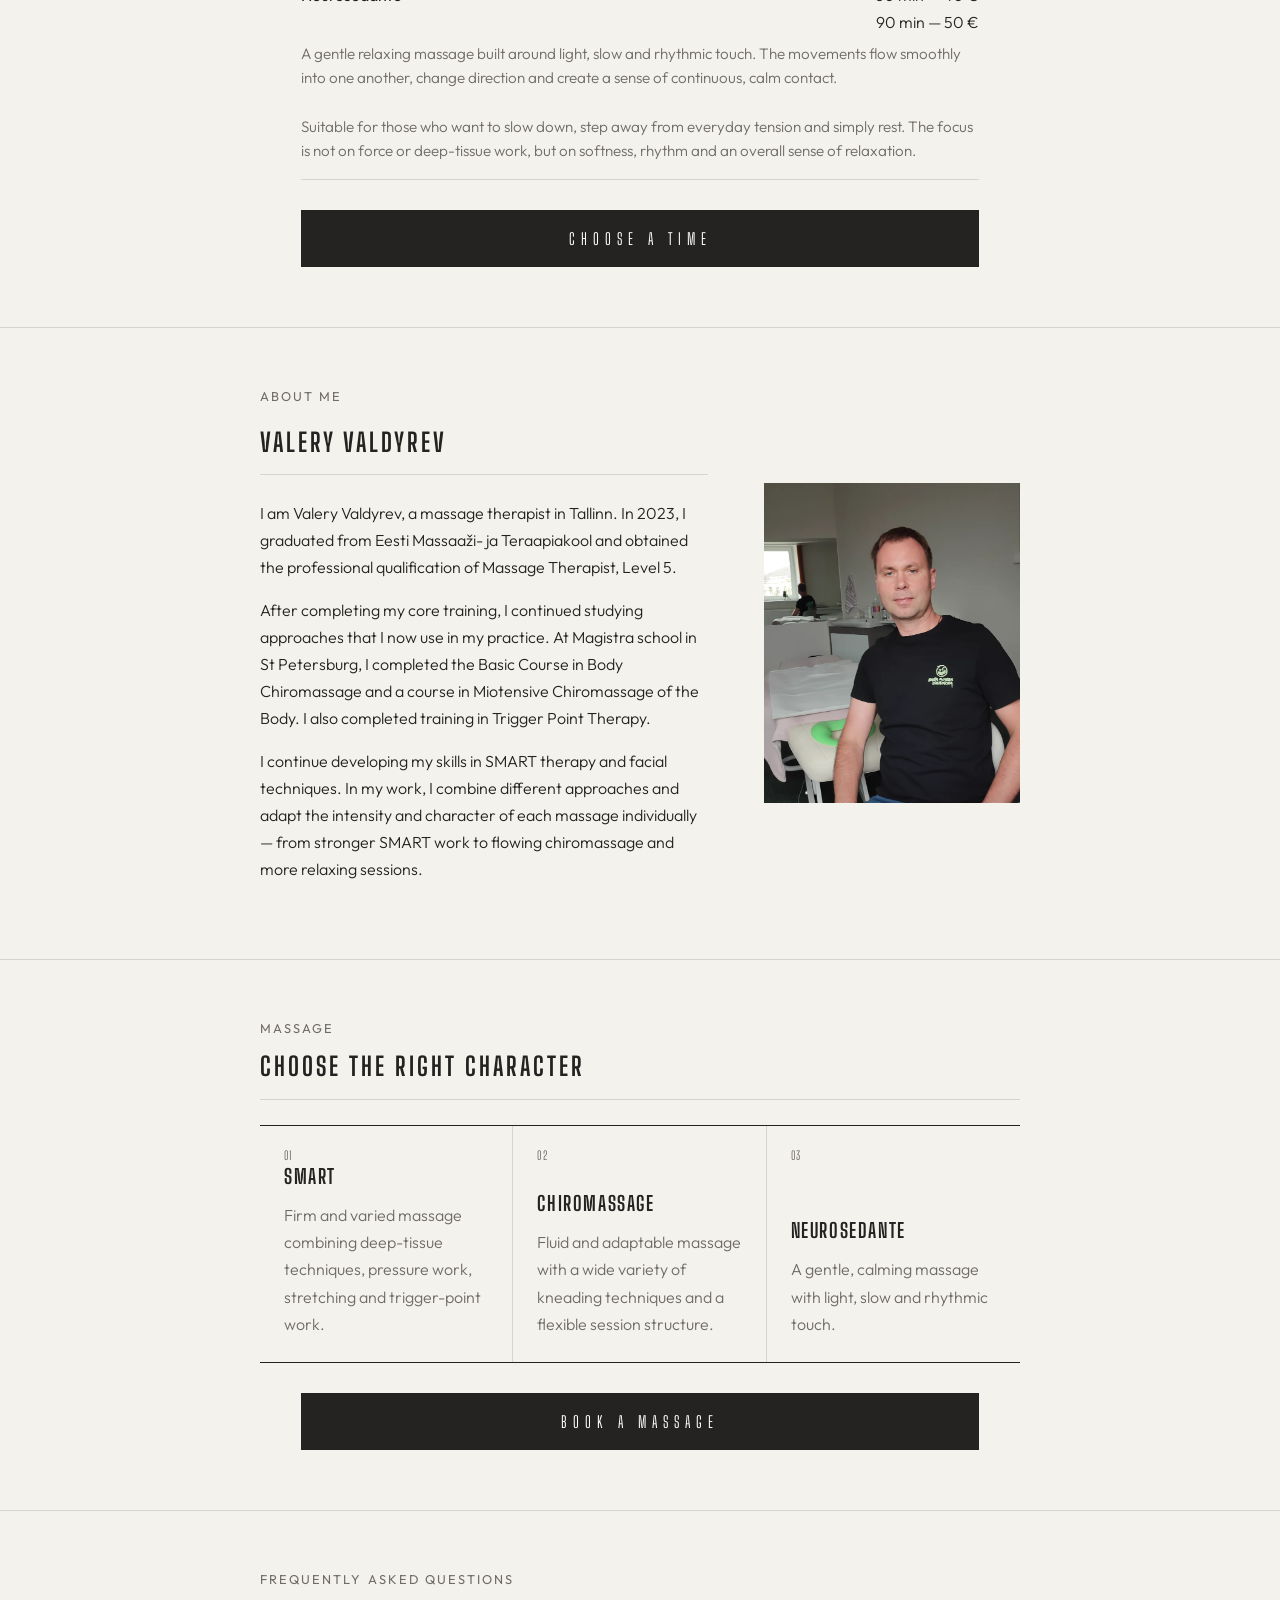
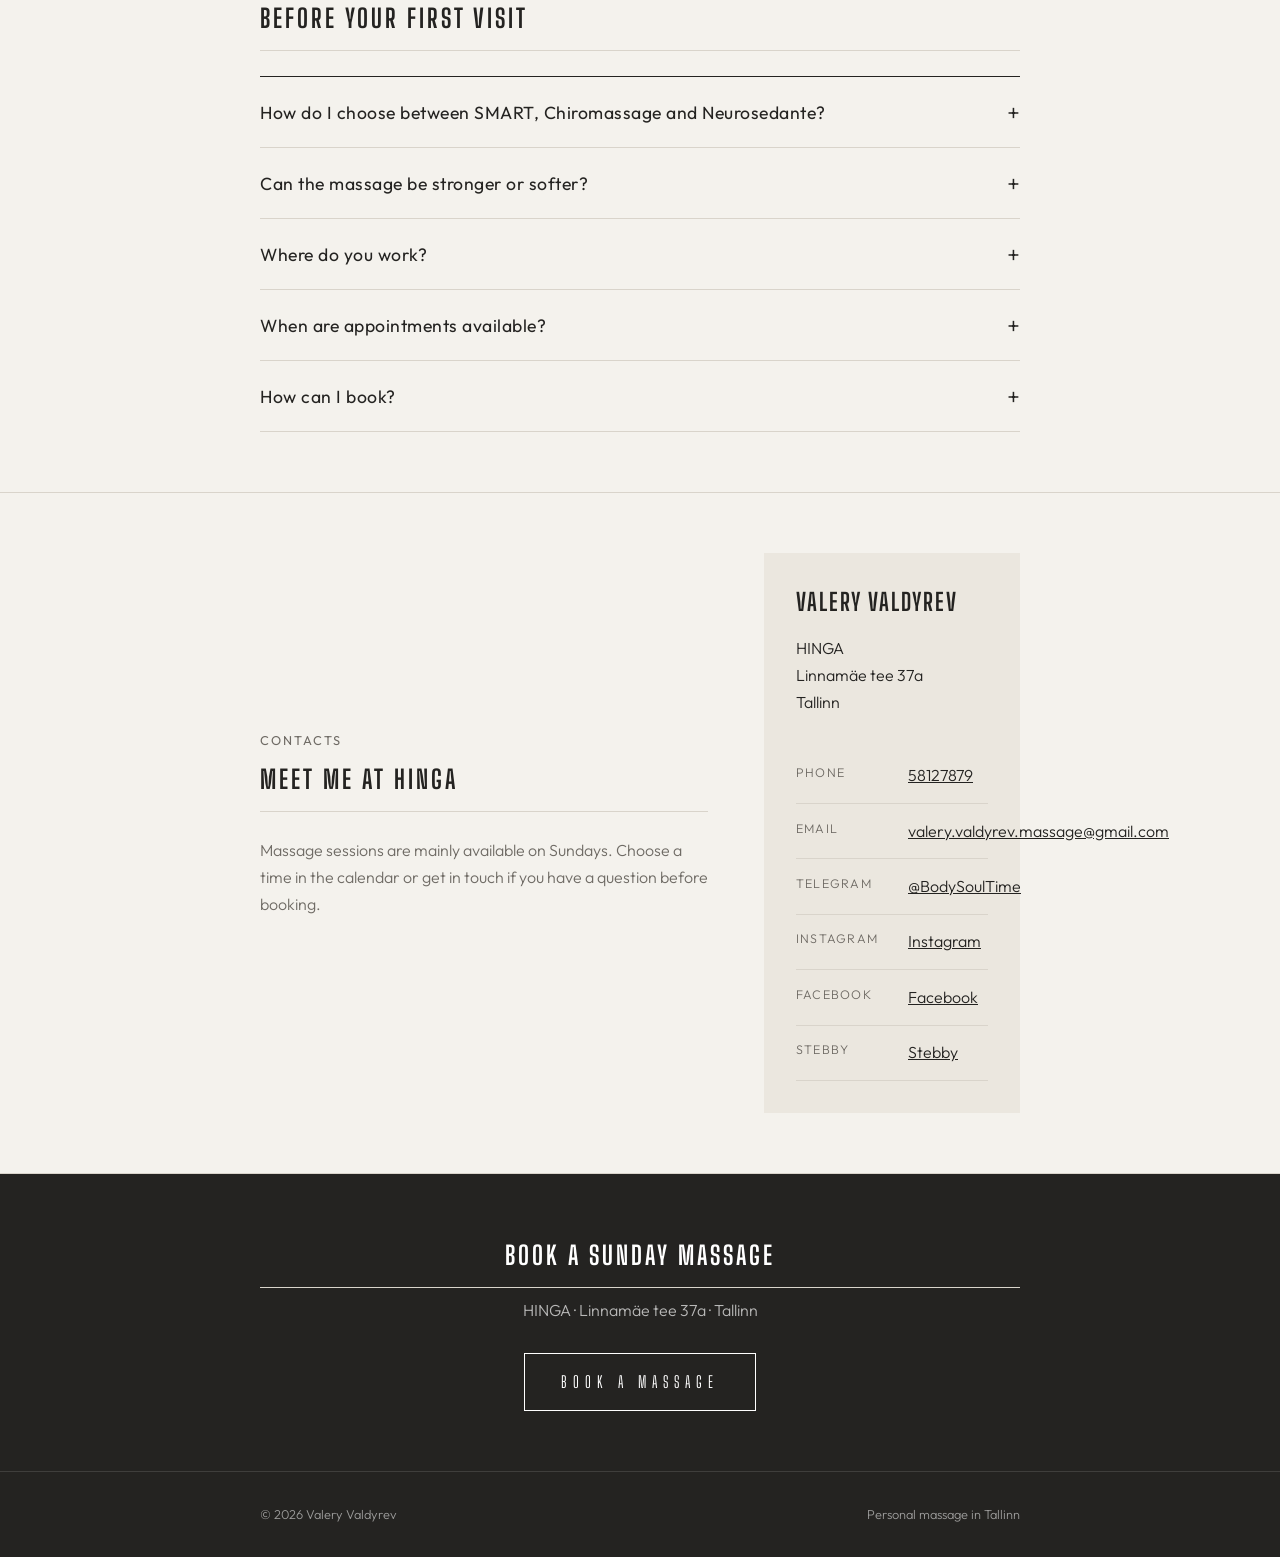
<file: en/index.html>
<!doctype html>
<html lang="en">
<head>
  <meta charset="utf-8"><meta name="viewport" content="width=device-width, initial-scale=1">
  <title>Massage in Lasnamäe, Tallinn | Valery Valdyrev</title>
  <meta name="description" content="Personal massage in Lasnamäe, Tallinn: SMART, Chiromassage and Neurosedante at HINGA, Linnamäe tee 37a.">
  <link rel="canonical" href="https://valeryvaldyrev-cyber.github.io/BST/en/">
  <link rel="alternate" hreflang="et" href="https://valeryvaldyrev-cyber.github.io/BST/"><link rel="alternate" hreflang="ru" href="https://valeryvaldyrev-cyber.github.io/BST/ru/"><link rel="alternate" hreflang="en" href="https://valeryvaldyrev-cyber.github.io/BST/en/"><link rel="alternate" hreflang="x-default" href="https://valeryvaldyrev-cyber.github.io/BST/">
  <meta property="og:type" content="website"><meta property="og:locale" content="en_US"><meta property="og:title" content="Massage in Lasnamäe, Tallinn | Valery Valdyrev"><meta property="og:description" content="Personal massage in Lasnamäe, Tallinn: SMART, Chiromassage and Neurosedante at HINGA, Linnamäe tee 37a."><meta property="og:url" content="https://valeryvaldyrev-cyber.github.io/BST/en/"><meta name="theme-color" content="#242321">
  <link rel="preconnect" href="https://fonts.googleapis.com"><link rel="preconnect" href="https://fonts.gstatic.com" crossorigin><link href="https://fonts.googleapis.com/css2?family=Big+Shoulders+Display:wght@300;400;700;900&amp;family=Montserrat:wght@300;400&amp;family=Outfit:wght@300;400&amp;family=Roboto+Condensed:wght@300;400;700;900&amp;display=swap" rel="stylesheet">
  <link rel="stylesheet" href="../assets/styles.css"><script src="../assets/site.js" defer></script>
  <script type="application/ld+json">
  {
    "@context": "https://schema.org",
    "@type": "Person",
    "@id": "https://valeryvaldyrev-cyber.github.io/BST/#valery-valdyrev",
    "name": "Valery Valdyrev",
    "jobTitle": "Massage Therapist",
    "url": "https://valeryvaldyrev-cyber.github.io/BST/en/",
    "telephone": "+37258127879",
    "email": "valery.valdyrev.massage@gmail.com",
    "workLocation": {
      "@type": "Place",
      "name": "HINGA",
      "address": {
        "@type": "PostalAddress",
        "streetAddress": "Linnamäe tee 37a",
        "addressLocality": "Tallinn",
        "addressCountry": "EE"
      }
    },
    "makesOffer": [
      { "@type": "Offer", "itemOffered": { "@type": "Service", "name": "SMART Massage" } },
      { "@type": "Offer", "itemOffered": { "@type": "Service", "name": "Chiromassage" } },
      { "@type": "Offer", "itemOffered": { "@type": "Service", "name": "Neurosedante" } }
    ],
    "sameAs": [
      "https://www.instagram.com/valery_valdyrev_massage/",
      "https://www.facebook.com/profile.php?id=61594627763206",
      "https://t.me/BodySoulTime"
    ]
  }
  </script>
</head>
<body>
  <a class="skip-link" href="#main">Skip to main content</a>
  <header class="site-header"><div class="header-inner shell"><a class="wordmark" href="#top" aria-label="Valery Valdyrev — home">Valery Valdyrev</a><div class="header-actions"><nav class="language-switcher" aria-label="Language selection"><a href="../" lang="et" hreflang="et" data-lang-link>ET</a><span aria-hidden="true">|</span><a href="../ru/" lang="ru" hreflang="ru" data-lang-link>RU</a><span aria-hidden="true">|</span><a href="./" lang="en" hreflang="en" aria-current="page" data-lang-link>EN</a></nav><button class="menu-toggle" type="button" aria-expanded="false" aria-controls="mobile-menu" data-menu-open><span class="menu-label">Menu</span><span class="menu-lines" aria-hidden="true"></span></button></div></div></header>
  <nav class="mobile-nav" id="mobile-menu" aria-label="Mobile menu" aria-hidden="true" data-mobile-menu><button class="menu-close" type="button" aria-label="Close menu" data-menu-close>×</button><ul><li><a href="#prices">Prices</a></li><li><a href="#about">About</a></li><li><a href="#massage">Massage</a></li><li><a href="#faq">FAQ</a></li><li><a href="#contacts">Contacts</a></li></ul></nav>
  <main id="main">
    <section class="hero" id="top" aria-labelledby="hero-title"><div class="hero-content shell"><p class="hero-kicker">Personal massage in Tallinn</p><h1 id="hero-title">Valery Valdyrev</h1><p class="hero-role">Massage Therapist in Tallinn</p><p class="hero-services">SMART <span aria-hidden="true">•</span> Chiromassage <span aria-hidden="true">•</span> Neurosedante</p><p class="hero-character">Stronger <span aria-hidden="true">·</span> fluid <span aria-hidden="true">·</span> gentle and relaxing</p><p class="hero-price">60 min — 40 € <span aria-hidden="true">·</span> 90 min — 50 €</p><p class="hero-location">Massage sessions on Sundays at <a class="location-link" href="https://www.facebook.com/p/Massaa%C5%BEi-ja-Haloteraapia-keskus-HINGA-61575005816693/" target="_blank" rel="noopener">HINGA</a><br>Linnamäe tee 37a, Tallinn</p><a class="button" href="https://calendar.app.google/DD5P1f2JTCo2FeZb6" target="_blank" rel="noopener">Book a Massage</a></div><nav class="desktop-nav" aria-label="Main navigation"><ul><li><a href="#prices">Prices</a></li><li><a href="#about">About</a></li><li><a href="#massage">Massage</a></li><li><a href="#faq">FAQ</a></li><li><a href="#contacts">Contacts</a></li></ul></nav></section>
    <section class="section" id="prices" aria-labelledby="prices-title"><div class="shell"><p class="section-eyebrow">Services &amp; prices</p><h2 id="prices-title">Three different massage experiences</h2><p class="intro">Choose stronger work, a fluid massage or a gentle relaxing format.</p><div class="price-list">
      <article class="price-row"><h3 class="service-name">SMART</h3><p class="service-description">A more intensive massage format combining work along muscular and fascial chains with a variety of techniques. A session may include deep-tissue techniques, pressure work, trigger-point work, stretching, rolling, pulsing, as well as elements of joint articulation and gentle mobilisation.<br><br>A good choice for people who prefer more noticeable, firm and varied bodywork. The intensity is adjusted individually.</p><p class="service-price">60 min — 40 €<br>90 min — 50 €</p></article>
      <article class="price-row"><h3 class="service-name">Chiromassage</h3><p class="service-description">A fluid and varied massage without a rigid sequence. A session combines strokes, compression techniques, a wide range of kneading movements and other manual techniques. The depth and character of the work can change depending on the area and the client’s preferences.<br><br>Suitable for people who enjoy a flowing and comfortable massage but do not want it to feel superficial.</p><p class="service-price">60 min — 40 €<br>90 min — 50 €</p></article>
      <article class="price-row"><h3 class="service-name">Neurosedante</h3><p class="service-description">A gentle relaxing massage built around light, slow and rhythmic touch. The movements flow smoothly into one another, change direction and create a sense of continuous, calm contact.<br><br>Suitable for those who want to slow down, step away from everyday tension and simply rest. The focus is not on force or deep-tissue work, but on softness, rhythm and an overall sense of relaxation.</p><p class="service-price">60 min — 40 €<br>90 min — 50 €</p></article>
    </div><p class="section-cta"><a class="button button-dark" href="https://calendar.app.google/DD5P1f2JTCo2FeZb6" target="_blank" rel="noopener">Choose a Time</a></p></div></section>
    <section class="section" id="about" aria-labelledby="about-title"><div class="shell about-grid"><div class="about-copy"><p class="section-eyebrow">About me</p><h2 id="about-title">Valery Valdyrev</h2><p>I am Valery Valdyrev, a massage therapist in Tallinn. In 2023, I graduated from Eesti Massaaži- ja Teraapiakool and obtained the professional qualification of Massage Therapist, Level 5.</p><p>After completing my core training, I continued studying approaches that I now use in my practice. At Magistra school in St Petersburg, I completed the Basic Course in Body Chiromassage and a course in Miotensive Chiromassage of the Body. I also completed training in Trigger Point Therapy.</p><p>I continue developing my skills in SMART therapy and facial techniques. In my work, I combine different approaches and adapt the intensity and character of each massage individually — from stronger SMART work to flowing chiromassage and more relaxing sessions.</p></div><figure class="about-photo"><img src="../assets/images/valery-about.webp" width="1200" height="1600" alt="Valery Valdyrev in the massage studio" loading="lazy" decoding="async"></figure></div></section>
    <section class="section" id="massage" aria-labelledby="massage-title"><div class="shell"><p class="section-eyebrow">Massage</p><h2 id="massage-title">Choose the right character</h2><div class="massage-cards"><article class="massage-card"><span class="massage-number">01</span><h3>SMART</h3><p>Firm and varied massage combining deep-tissue techniques, pressure work, stretching and trigger-point work.</p></article><article class="massage-card"><span class="massage-number">02</span><h3>Chiromassage</h3><p>Fluid and adaptable massage with a wide variety of kneading techniques and a flexible session structure.</p></article><article class="massage-card"><span class="massage-number">03</span><h3>Neurosedante</h3><p>A gentle, calming massage with light, slow and rhythmic touch.</p></article></div><p class="section-cta"><a class="button button-dark" href="https://calendar.app.google/DD5P1f2JTCo2FeZb6" target="_blank" rel="noopener">Book a Massage</a></p></div></section>
    <section class="section" id="faq" aria-labelledby="faq-title"><div class="shell"><p class="section-eyebrow">Frequently asked questions</p><h2 id="faq-title">Before your first visit</h2><div class="faq-list">
      <div class="faq-item"><button class="faq-question" type="button" aria-expanded="false" aria-controls="faq-en-1" data-faq-button>How do I choose between SMART, Chiromassage and Neurosedante?<span class="faq-icon" aria-hidden="true">+</span></button><div class="faq-answer" id="faq-en-1" hidden><p>Choose SMART for stronger work, Chiromassage for a more fluid massage, and Neurosedante for a gentle, calming massage with light, slow and rhythmic touch. If you are unsure, describe your preferences before the session.</p></div></div>
      <div class="faq-item"><button class="faq-question" type="button" aria-expanded="false" aria-controls="faq-en-2" data-faq-button>Can the massage be stronger or softer?<span class="faq-icon" aria-hidden="true">+</span></button><div class="faq-answer" id="faq-en-2" hidden><p>Yes. The pressure and character of the work can be adjusted during the session. Share your preferences before the massage and give feedback as we go.</p></div></div>
      <div class="faq-item"><button class="faq-question" type="button" aria-expanded="false" aria-controls="faq-en-3" data-faq-button>Where do you work?<span class="faq-icon" aria-hidden="true">+</span></button><div class="faq-answer" id="faq-en-3" hidden><p>I work at <a class="location-link" href="https://www.facebook.com/p/Massaa%C5%BEi-ja-Haloteraapia-keskus-HINGA-61575005816693/" target="_blank" rel="noopener">HINGA</a>, Linnamäe tee 37a, Tallinn.</p></div></div>
      <div class="faq-item"><button class="faq-question" type="button" aria-expanded="false" aria-controls="faq-en-4" data-faq-button>When are appointments available?<span class="faq-icon" aria-hidden="true">+</span></button><div class="faq-answer" id="faq-en-4" hidden><p>Appointments are mainly available on Sundays. Current availability is shown in the booking calendar.</p></div></div>
      <div class="faq-item"><button class="faq-question" type="button" aria-expanded="false" aria-controls="faq-en-5" data-faq-button>How can I book?<span class="faq-icon" aria-hidden="true">+</span></button><div class="faq-answer" id="faq-en-5" hidden><p>Use a booking button on this site and choose an available time in the calendar. For questions, contact me by phone, email or Telegram.</p></div></div>
    </div></div></section>
    <section class="section" id="contacts" aria-labelledby="contacts-title"><div class="shell location-grid"><div><p class="section-eyebrow">Contacts</p><h2 id="contacts-title">Meet me at <a class="location-link" href="https://www.facebook.com/p/Massaa%C5%BEi-ja-Haloteraapia-keskus-HINGA-61575005816693/" target="_blank" rel="noopener">HINGA</a></h2><p class="intro">Massage sessions are mainly available on Sundays. Choose a time in the calendar or get in touch if you have a question before booking.</p></div><div class="location-card"><h3>Valery Valdyrev</h3><address><a class="location-link" href="https://www.facebook.com/p/Massaa%C5%BEi-ja-Haloteraapia-keskus-HINGA-61575005816693/" target="_blank" rel="noopener">HINGA</a><br>Linnamäe tee 37a<br>Tallinn</address><ul class="contact-list"><li><span class="contact-label">Phone</span><a href="tel:+37258127879">58127879</a></li><li><span class="contact-label">Email</span><a href="mailto:valery.valdyrev.massage@gmail.com">valery.valdyrev.massage@gmail.com</a></li><li><span class="contact-label">Telegram</span><a href="https://t.me/BodySoulTime" target="_blank" rel="noopener">@BodySoulTime</a></li><li><span class="contact-label">Instagram</span><a href="https://www.instagram.com/valery_valdyrev_massage/" target="_blank" rel="noopener">Instagram</a></li><li><span class="contact-label">Facebook</span><a href="https://www.facebook.com/profile.php?id=61594627763206" target="_blank" rel="noopener">Facebook</a></li><li><span class="contact-label">Stebby</span><a href="https://app.stebby.eu/group/bodysoultime/services" target="_blank" rel="noopener">Stebby</a></li></ul></div></div></section>
    <section class="section closing" aria-labelledby="closing-title"><div class="shell"><h2 id="closing-title">Book a Sunday massage</h2><p><a class="location-link" href="https://www.facebook.com/p/Massaa%C5%BEi-ja-Haloteraapia-keskus-HINGA-61575005816693/" target="_blank" rel="noopener">HINGA</a> · Linnamäe tee 37a · Tallinn</p><a class="button" href="https://calendar.app.google/DD5P1f2JTCo2FeZb6" target="_blank" rel="noopener">Book a Massage</a></div></section>
  </main>
  <footer class="site-footer"><div class="footer-inner shell"><p>© <span data-year>2026</span> Valery Valdyrev</p><p>Personal massage in Tallinn</p></div></footer>
</body>
</html>
</file>
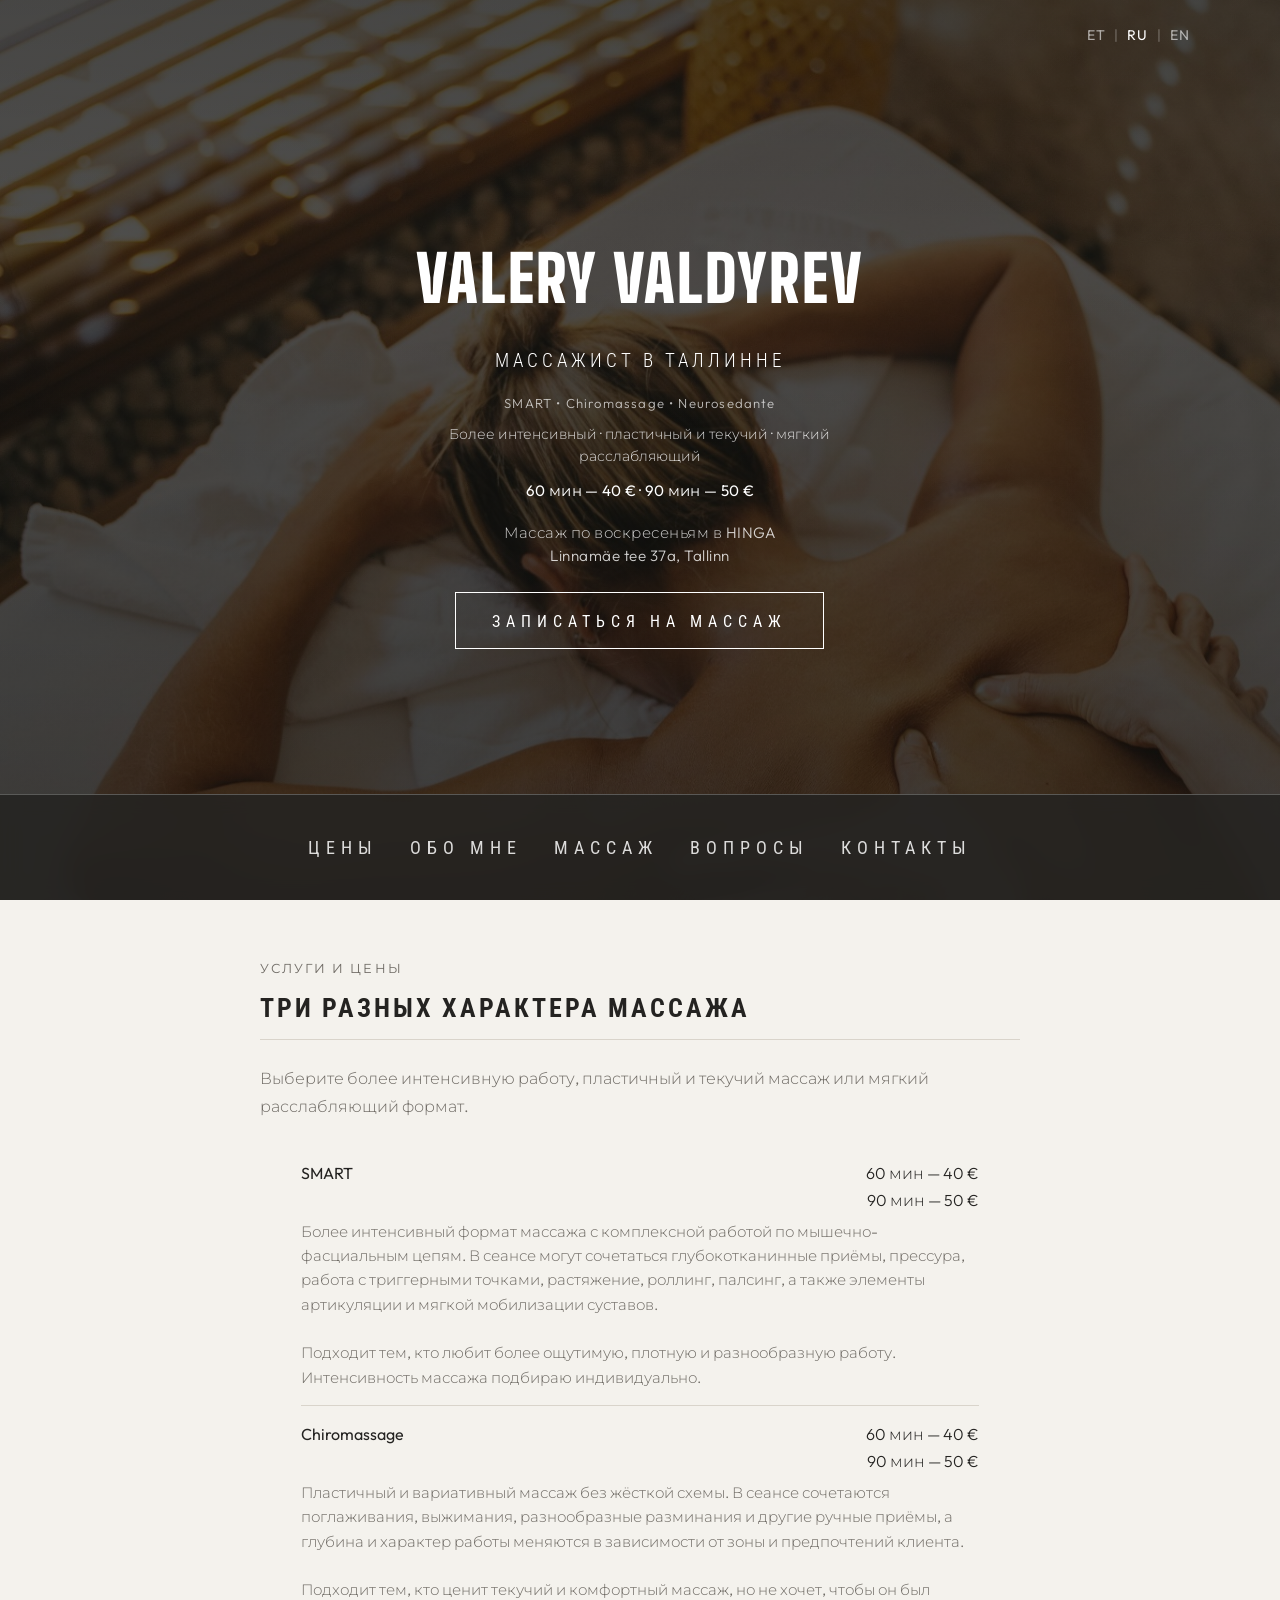
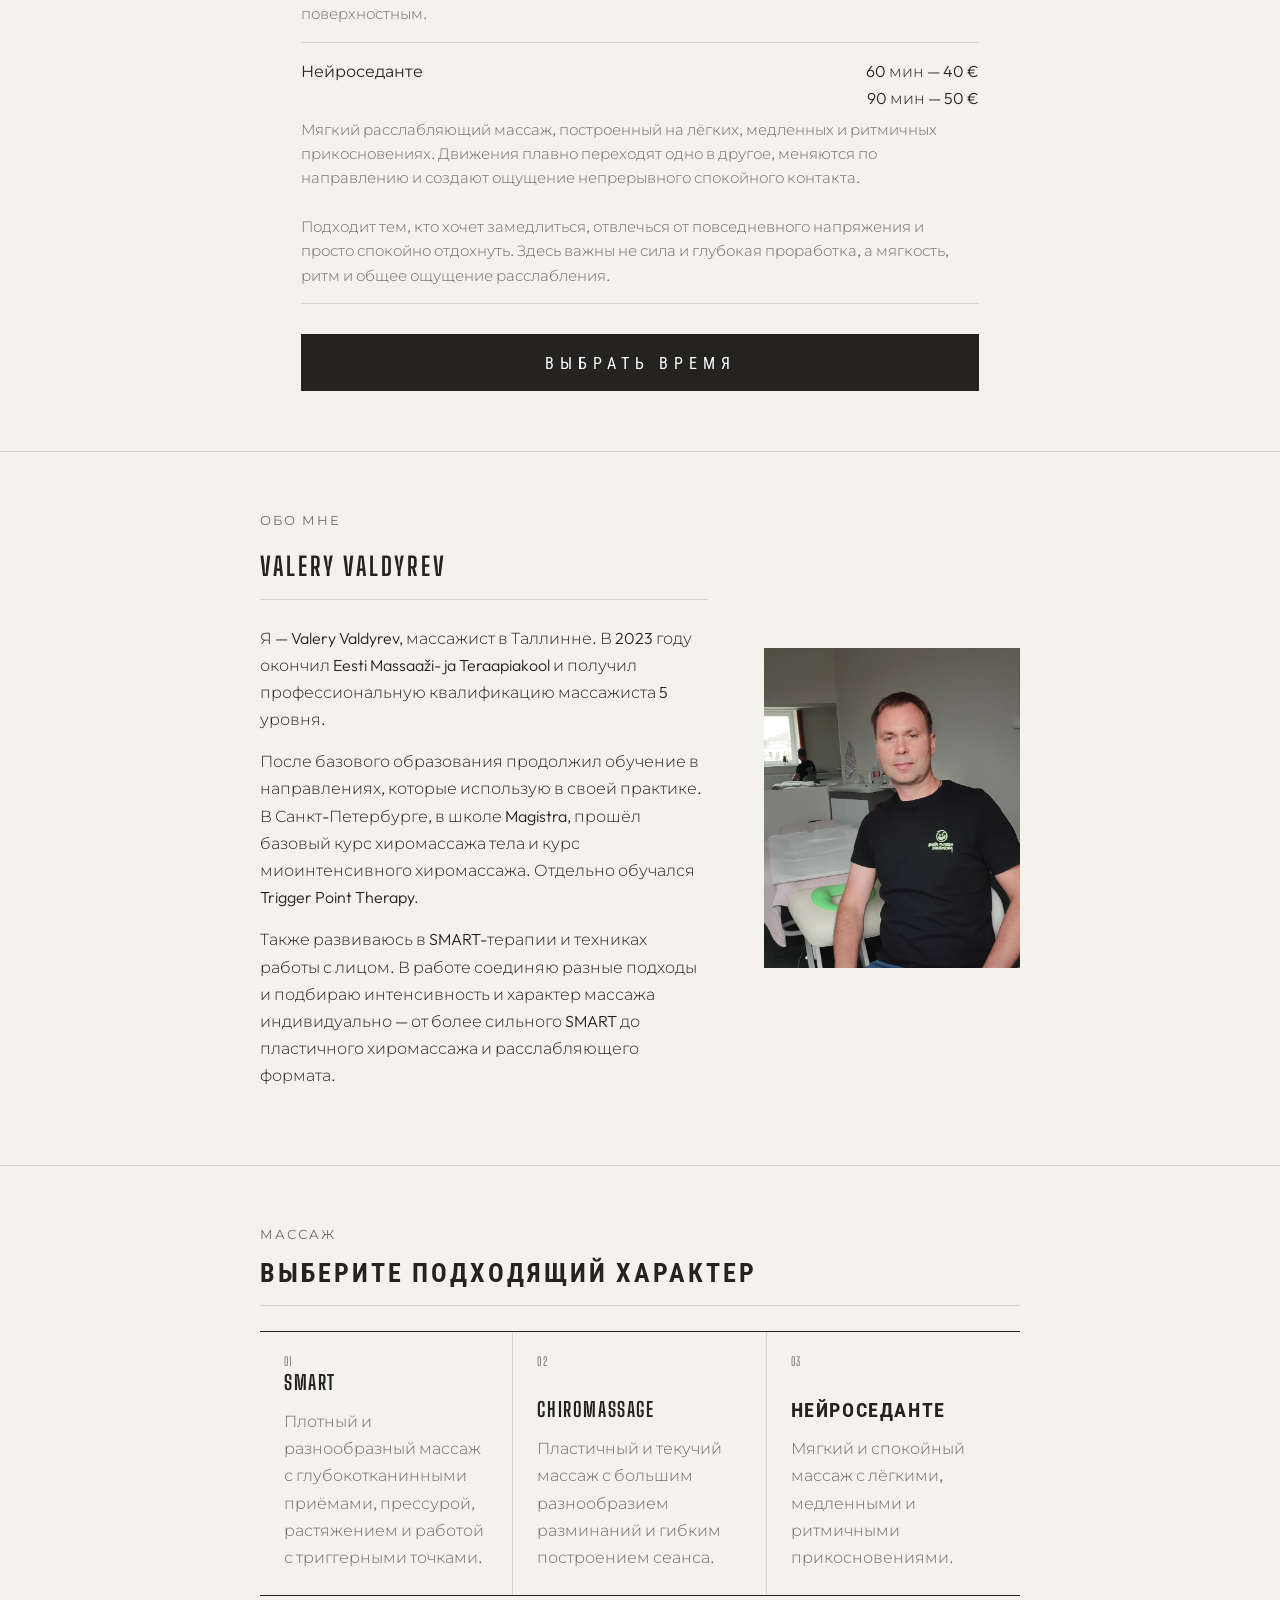
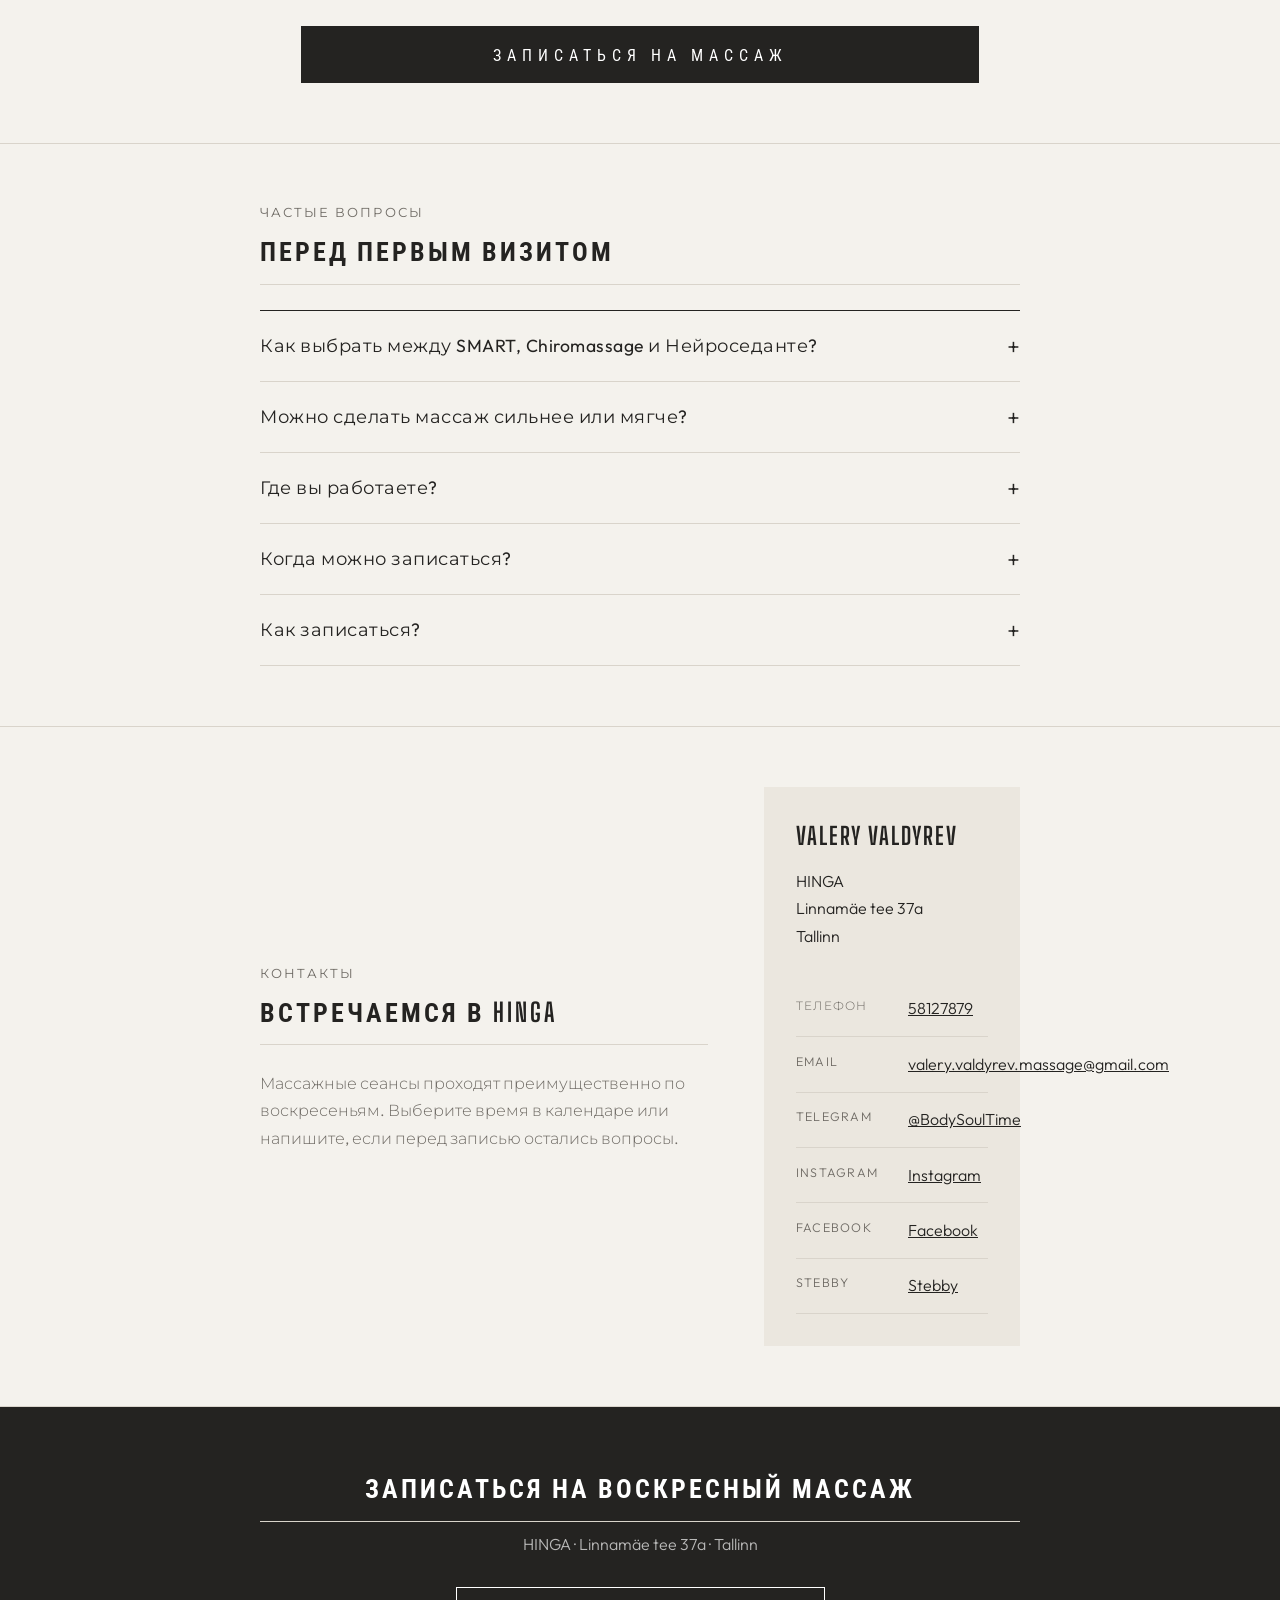
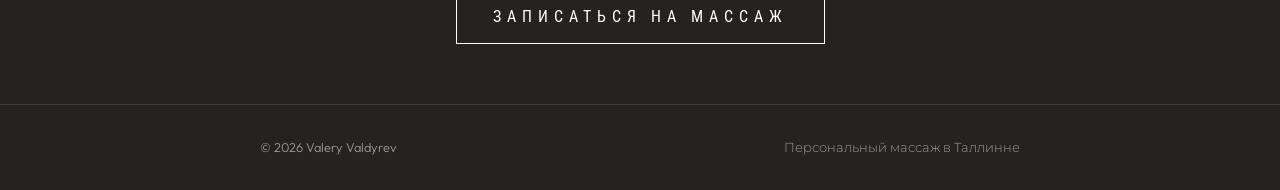
<file: ru/index.html>
<!doctype html>
<html lang="ru">
<head>
  <meta charset="utf-8"><meta name="viewport" content="width=device-width, initial-scale=1">
  <title>Массаж в Ласнамяэ, Таллинн | Valery Valdyrev</title>
  <meta name="description" content="Персональный массаж в Ласнамяэ, Таллинн: SMART, Chiromassage и Neurosedante в помещении HINGA по адресу Linnamäe tee 37a.">
  <link rel="canonical" href="https://valeryvaldyrev-cyber.github.io/BST/ru/">
  <link rel="alternate" hreflang="et" href="https://valeryvaldyrev-cyber.github.io/BST/"><link rel="alternate" hreflang="ru" href="https://valeryvaldyrev-cyber.github.io/BST/ru/"><link rel="alternate" hreflang="en" href="https://valeryvaldyrev-cyber.github.io/BST/en/"><link rel="alternate" hreflang="x-default" href="https://valeryvaldyrev-cyber.github.io/BST/">
  <meta property="og:type" content="website"><meta property="og:locale" content="ru_RU"><meta property="og:title" content="Массаж в Ласнамяэ, Таллинн | Valery Valdyrev"><meta property="og:description" content="Персональный массаж в Ласнамяэ, Таллинн: SMART, Chiromassage и Neurosedante в помещении HINGA по адресу Linnamäe tee 37a."><meta property="og:url" content="https://valeryvaldyrev-cyber.github.io/BST/ru/"><meta name="theme-color" content="#242321">
  <link rel="preconnect" href="https://fonts.googleapis.com"><link rel="preconnect" href="https://fonts.gstatic.com" crossorigin><link href="https://fonts.googleapis.com/css2?family=Big+Shoulders+Display:wght@300;400;700;900&amp;family=Montserrat:wght@300;400&amp;family=Outfit:wght@300;400&amp;family=Roboto+Condensed:wght@300;400;700;900&amp;display=swap" rel="stylesheet">
  <link rel="stylesheet" href="../assets/styles.css"><script src="../assets/site.js" defer></script>
  <script type="application/ld+json">
  {
    "@context": "https://schema.org",
    "@type": "Person",
    "@id": "https://valeryvaldyrev-cyber.github.io/BST/#valery-valdyrev",
    "name": "Valery Valdyrev",
    "jobTitle": "Массажист",
    "url": "https://valeryvaldyrev-cyber.github.io/BST/ru/",
    "telephone": "+37258127879",
    "email": "valery.valdyrev.massage@gmail.com",
    "workLocation": {
      "@type": "Place",
      "name": "HINGA",
      "address": {
        "@type": "PostalAddress",
        "streetAddress": "Linnamäe tee 37a",
        "addressLocality": "Tallinn",
        "addressCountry": "EE"
      }
    },
    "makesOffer": [
      { "@type": "Offer", "itemOffered": { "@type": "Service", "name": "SMART-массаж" } },
      { "@type": "Offer", "itemOffered": { "@type": "Service", "name": "Chiromassage" } },
      { "@type": "Offer", "itemOffered": { "@type": "Service", "name": "Neurosedante" } }
    ],
    "sameAs": [
      "https://www.instagram.com/valery_valdyrev_massage/",
      "https://www.facebook.com/profile.php?id=61594627763206",
      "https://t.me/BodySoulTime"
    ]
  }
  </script>
</head>
<body>
  <a class="skip-link" href="#main">Перейти к основному содержанию</a>
  <header class="site-header"><div class="header-inner shell"><a class="wordmark" href="#top" aria-label="Valery Valdyrev — главная">Valery Valdyrev</a><div class="header-actions"><nav class="language-switcher" aria-label="Выбор языка"><a href="../" lang="et" hreflang="et" data-lang-link>ET</a><span aria-hidden="true">|</span><a href="./" lang="ru" hreflang="ru" aria-current="page" data-lang-link>RU</a><span aria-hidden="true">|</span><a href="../en/" lang="en" hreflang="en" data-lang-link>EN</a></nav><button class="menu-toggle" type="button" aria-expanded="false" aria-controls="mobile-menu" data-menu-open><span class="menu-label">Меню</span><span class="menu-lines" aria-hidden="true"></span></button></div></div></header>
  <nav class="mobile-nav" id="mobile-menu" aria-label="Мобильное меню" aria-hidden="true" data-mobile-menu><button class="menu-close" type="button" aria-label="Закрыть меню" data-menu-close>×</button><ul><li><a href="#prices">Цены</a></li><li><a href="#about">Обо мне</a></li><li><a href="#massage">Массаж</a></li><li><a href="#faq">Вопросы</a></li><li><a href="#contacts">Контакты</a></li></ul></nav>
  <main id="main">
    <section class="hero" id="top" aria-labelledby="hero-title"><div class="hero-content shell"><p class="hero-kicker">Персональный массаж в Таллинне</p><h1 id="hero-title">Valery Valdyrev</h1><p class="hero-role">Массажист в Таллинне</p><p class="hero-services">SMART <span aria-hidden="true">•</span> Chiromassage <span aria-hidden="true">•</span> Neurosedante</p><p class="hero-character">Более интенсивный <span aria-hidden="true">·</span> пластичный и текучий <span aria-hidden="true">·</span> мягкий расслабляющий</p><p class="hero-price">60 мин — 40 € <span aria-hidden="true">·</span> 90 мин — 50 €</p><p class="hero-location">Массаж по воскресеньям в <a class="location-link" href="https://www.facebook.com/p/Massaa%C5%BEi-ja-Haloteraapia-keskus-HINGA-61575005816693/" target="_blank" rel="noopener">HINGA</a><br>Linnamäe tee 37a, Tallinn</p><a class="button" href="https://calendar.app.google/DD5P1f2JTCo2FeZb6" target="_blank" rel="noopener">Записаться на массаж</a></div><nav class="desktop-nav" aria-label="Основная навигация"><ul><li><a href="#prices">Цены</a></li><li><a href="#about">Обо мне</a></li><li><a href="#massage">Массаж</a></li><li><a href="#faq">Вопросы</a></li><li><a href="#contacts">Контакты</a></li></ul></nav></section>
    <section class="section" id="prices" aria-labelledby="prices-title"><div class="shell"><p class="section-eyebrow">Услуги и цены</p><h2 id="prices-title">Три разных характера массажа</h2><p class="intro">Выберите более интенсивную работу, пластичный и текучий массаж или мягкий расслабляющий формат.</p><div class="price-list">
      <article class="price-row"><h3 class="service-name">SMART</h3><p class="service-description">Более интенсивный формат массажа с комплексной работой по мышечно-фасциальным цепям. В сеансе могут сочетаться глубокотканинные приёмы, прессура, работа с триггерными точками, растяжение, роллинг, палсинг, а также элементы артикуляции и мягкой мобилизации суставов.<br><br>Подходит тем, кто любит более ощутимую, плотную и разнообразную работу. Интенсивность массажа подбираю индивидуально.</p><p class="service-price">60 мин — 40 €<br>90 мин — 50 €</p></article>
      <article class="price-row"><h3 class="service-name">Chiromassage</h3><p class="service-description">Пластичный и вариативный массаж без жёсткой схемы. В сеансе сочетаются поглаживания, выжимания, разнообразные разминания и другие ручные приёмы, а глубина и характер работы меняются в зависимости от зоны и предпочтений клиента.<br><br>Подходит тем, кто ценит текучий и комфортный массаж, но не хочет, чтобы он был поверхностным.</p><p class="service-price">60 мин — 40 €<br>90 мин — 50 €</p></article>
      <article class="price-row"><h3 class="service-name">Нейроседанте</h3><p class="service-description">Мягкий расслабляющий массаж, построенный на лёгких, медленных и ритмичных прикосновениях. Движения плавно переходят одно в другое, меняются по направлению и создают ощущение непрерывного спокойного контакта.<br><br>Подходит тем, кто хочет замедлиться, отвлечься от повседневного напряжения и просто спокойно отдохнуть. Здесь важны не сила и глубокая проработка, а мягкость, ритм и общее ощущение расслабления.</p><p class="service-price">60 мин — 40 €<br>90 мин — 50 €</p></article>
    </div><p class="section-cta"><a class="button button-dark" href="https://calendar.app.google/DD5P1f2JTCo2FeZb6" target="_blank" rel="noopener">Выбрать время</a></p></div></section>
    <section class="section" id="about" aria-labelledby="about-title"><div class="shell about-grid"><div class="about-copy"><p class="section-eyebrow">Обо мне</p><h2 id="about-title">Valery Valdyrev</h2><p>Я — Valery Valdyrev, массажист в Таллинне. В 2023 году окончил Eesti Massaaži- ja Teraapiakool и получил профессиональную квалификацию массажиста 5 уровня.</p><p>После базового образования продолжил обучение в направлениях, которые использую в своей практике. В Санкт-Петербурге, в школе Magistra, прошёл базовый курс хиромассажа тела и курс миоинтенсивного хиромассажа. Отдельно обучался Trigger Point Therapy.</p><p>Также развиваюсь в SMART-терапии и техниках работы с лицом. В работе соединяю разные подходы и подбираю интенсивность и характер массажа индивидуально — от более сильного SMART до пластичного хиромассажа и расслабляющего формата.</p></div><figure class="about-photo"><img src="../assets/images/valery-about.webp" width="1200" height="1600" alt="Valery Valdyrev в массажном кабинете" loading="lazy" decoding="async"></figure></div></section>
    <section class="section" id="massage" aria-labelledby="massage-title"><div class="shell"><p class="section-eyebrow">Массаж</p><h2 id="massage-title">Выберите подходящий характер</h2><div class="massage-cards"><article class="massage-card"><span class="massage-number">01</span><h3>SMART</h3><p>Плотный и разнообразный массаж с глубокотканинными приёмами, прессурой, растяжением и работой с триггерными точками.</p></article><article class="massage-card"><span class="massage-number">02</span><h3>Chiromassage</h3><p>Пластичный и текучий массаж с большим разнообразием разминаний и гибким построением сеанса.</p></article><article class="massage-card"><span class="massage-number">03</span><h3>Нейроседанте</h3><p>Мягкий и спокойный массаж с лёгкими, медленными и ритмичными прикосновениями.</p></article></div><p class="section-cta"><a class="button button-dark" href="https://calendar.app.google/DD5P1f2JTCo2FeZb6" target="_blank" rel="noopener">Записаться на массаж</a></p></div></section>
    <section class="section" id="faq" aria-labelledby="faq-title"><div class="shell"><p class="section-eyebrow">Частые вопросы</p><h2 id="faq-title">Перед первым визитом</h2><div class="faq-list">
      <div class="faq-item"><button class="faq-question" type="button" aria-expanded="false" aria-controls="faq-ru-1" data-faq-button>Как выбрать между SMART, Chiromassage и Нейроседанте?<span class="faq-icon" aria-hidden="true">+</span></button><div class="faq-answer" id="faq-ru-1" hidden><p>Выберите SMART для более сильной работы, Chiromassage — для пластичного и текучего массажа, Нейроседанте — для мягкого и спокойного массажа с лёгкими, медленными и ритмичными прикосновениями. Если сомневаетесь, расскажите о своих предпочтениях перед сеансом.</p></div></div>
      <div class="faq-item"><button class="faq-question" type="button" aria-expanded="false" aria-controls="faq-ru-2" data-faq-button>Можно сделать массаж сильнее или мягче?<span class="faq-icon" aria-hidden="true">+</span></button><div class="faq-answer" id="faq-ru-2" hidden><p>Да. Силу и характер работы можно корректировать во время сеанса. Сообщите о своих предпочтениях до начала и давайте обратную связь во время массажа.</p></div></div>
      <div class="faq-item"><button class="faq-question" type="button" aria-expanded="false" aria-controls="faq-ru-3" data-faq-button>Где вы работаете?<span class="faq-icon" aria-hidden="true">+</span></button><div class="faq-answer" id="faq-ru-3" hidden><p>Я принимаю в <a class="location-link" href="https://www.facebook.com/p/Massaa%C5%BEi-ja-Haloteraapia-keskus-HINGA-61575005816693/" target="_blank" rel="noopener">HINGA</a> по адресу Linnamäe tee 37a, Tallinn.</p></div></div>
      <div class="faq-item"><button class="faq-question" type="button" aria-expanded="false" aria-controls="faq-ru-4" data-faq-button>Когда можно записаться?<span class="faq-icon" aria-hidden="true">+</span></button><div class="faq-answer" id="faq-ru-4" hidden><p>Основной день приёма — воскресенье. Доступное время показано в календаре записи.</p></div></div>
      <div class="faq-item"><button class="faq-question" type="button" aria-expanded="false" aria-controls="faq-ru-5" data-faq-button>Как записаться?<span class="faq-icon" aria-hidden="true">+</span></button><div class="faq-answer" id="faq-ru-5" hidden><p>Нажмите кнопку записи на сайте и выберите время в календаре. Если остались вопросы, свяжитесь со мной по телефону, email или через Telegram.</p></div></div>
    </div></div></section>
    <section class="section" id="contacts" aria-labelledby="contacts-title"><div class="shell location-grid"><div><p class="section-eyebrow">Контакты</p><h2 id="contacts-title">Встречаемся в <a class="location-link" href="https://www.facebook.com/p/Massaa%C5%BEi-ja-Haloteraapia-keskus-HINGA-61575005816693/" target="_blank" rel="noopener">HINGA</a></h2><p class="intro">Массажные сеансы проходят преимущественно по воскресеньям. Выберите время в календаре или напишите, если перед записью остались вопросы.</p></div><div class="location-card"><h3>Valery Valdyrev</h3><address><a class="location-link" href="https://www.facebook.com/p/Massaa%C5%BEi-ja-Haloteraapia-keskus-HINGA-61575005816693/" target="_blank" rel="noopener">HINGA</a><br>Linnamäe tee 37a<br>Tallinn</address><ul class="contact-list"><li><span class="contact-label">Телефон</span><a href="tel:+37258127879">58127879</a></li><li><span class="contact-label">Email</span><a href="mailto:valery.valdyrev.massage@gmail.com">valery.valdyrev.massage@gmail.com</a></li><li><span class="contact-label">Telegram</span><a href="https://t.me/BodySoulTime" target="_blank" rel="noopener">@BodySoulTime</a></li><li><span class="contact-label">Instagram</span><a href="https://www.instagram.com/valery_valdyrev_massage/" target="_blank" rel="noopener">Instagram</a></li><li><span class="contact-label">Facebook</span><a href="https://www.facebook.com/profile.php?id=61594627763206" target="_blank" rel="noopener">Facebook</a></li><li><span class="contact-label">Stebby</span><a href="https://app.stebby.eu/group/bodysoultime/services" target="_blank" rel="noopener">Stebby</a></li></ul></div></div></section>
    <section class="section closing" aria-labelledby="closing-title"><div class="shell"><h2 id="closing-title">Записаться на воскресный массаж</h2><p><a class="location-link" href="https://www.facebook.com/p/Massaa%C5%BEi-ja-Haloteraapia-keskus-HINGA-61575005816693/" target="_blank" rel="noopener">HINGA</a> · Linnamäe tee 37a · Tallinn</p><a class="button" href="https://calendar.app.google/DD5P1f2JTCo2FeZb6" target="_blank" rel="noopener">Записаться на массаж</a></div></section>
  </main>
  <footer class="site-footer"><div class="footer-inner shell"><p>© <span data-year>2026</span> Valery Valdyrev</p><p>Персональный массаж в Таллинне</p></div></footer>
</body>
</html>
</file>
<file: assets/styles.css>
:root {
  --ink: #242321;
  --muted: #6f6b65;
  --paper: #f4f2ed;
  --paper-deep: #ebe7df;
  --white: #fff;
  --line: #d9d4cb;
  --accent: #584f45;
  --display: "Big Shoulders Display", "Roboto Condensed", "Arial Narrow", sans-serif;
  --body: "Outfit", "Montserrat", Arial, sans-serif;
  --content: 47.5rem;
  --measure: 47.5rem;
}

* {
  box-sizing: border-box;
}

html {
  scroll-behavior: smooth;
  scroll-padding-top: 5rem;
}

body {
  margin: 0;
  background: var(--paper);
  color: var(--ink);
  font-family: var(--body);
  font-size: 1rem;
  font-weight: 300;
  line-height: 1.7;
}

body.menu-open {
  overflow: hidden;
}

a {
  color: inherit;
}

.location-link {
  color: inherit;
  text-decoration: none;
  transition: opacity .2s ease;
}

.location-link:hover {
  opacity: .72;
}

.location-link:focus-visible {
  outline: 1px solid currentColor;
  outline-offset: 3px;
  opacity: .82;
}

img {
  display: block;
  max-width: 100%;
}

button,
a {
  -webkit-tap-highlight-color: transparent;
}

:focus-visible {
  outline: 3px solid #8b7764;
  outline-offset: 4px;
}

.skip-link {
  position: fixed;
  left: 1rem;
  top: 1rem;
  z-index: 2000;
  transform: translateY(-200%);
  background: var(--ink);
  color: var(--white);
  padding: .65rem 1rem;
  text-decoration: none;
}

.skip-link:focus {
  transform: none;
}

.shell {
  width: min(calc(100% - 2.5rem), var(--content));
  margin-inline: auto;
}

.site-header {
  position: absolute;
  inset: 0 0 auto;
  z-index: 20;
  color: var(--white);
}

.header-inner {
  width: min(calc(100% - 5rem), 68.75rem);
  min-height: 4.5rem;
  display: flex;
  align-items: center;
  justify-content: flex-end;
  gap: 1.5rem;
}

.wordmark {
  display: none;
}

.header-actions {
  display: flex;
  align-items: center;
  gap: 1.25rem;
}

.language-switcher {
  display: flex;
  align-items: center;
  gap: .5rem;
  font-family: var(--body);
  font-size: .88rem;
  font-weight: 400;
  letter-spacing: .08em;
}

.language-switcher a {
  color: rgba(255,255,255,.6);
  text-decoration: none;
}

.language-switcher a[aria-current="page"],
.language-switcher a:hover {
  color: var(--white);
}

.language-switcher span {
  color: rgba(255,255,255,.3);
}

.menu-toggle {
  display: none;
  align-items: center;
  gap: .65rem;
  border: 0;
  background: transparent;
  color: inherit;
  cursor: pointer;
  font: 400 1.05rem/1 var(--display);
  letter-spacing: .375rem;
  padding: .75rem 0;
  text-transform: uppercase;
}

.menu-lines,
.menu-lines::before,
.menu-lines::after {
  display: block;
  width: 1.15rem;
  height: 1px;
  background: currentColor;
  content: "";
  transition: transform .2s ease;
}

.menu-lines::before { transform: translateY(-.35rem); }
.menu-lines::after { transform: translateY(.3rem); }

.desktop-nav {
  position: absolute;
  left: 0;
  right: 0;
  bottom: 0;
  z-index: 2;
  border-top: 1px solid rgba(255,255,255,.24);
  min-height: 6.6rem;
  display: flex;
  align-items: center;
  background: rgba(37,36,33,.88);
  backdrop-filter: blur(10px);
}

.desktop-nav ul {
  display: flex;
  justify-content: center;
  list-style: none;
  margin: 0;
  padding: 0;
  width: 100%;
}

.desktop-nav a {
  display: block;
  padding: .875rem 1rem;
  color: rgba(255,255,255,.84);
  font: 400 1.15rem/1.7 var(--display);
  letter-spacing: .375rem;
  text-decoration: none;
  text-transform: uppercase;
}

.desktop-nav a:hover {
  color: var(--white);
}

.mobile-nav {
  position: fixed;
  inset: 0;
  z-index: 1000;
  display: grid;
  place-items: center;
  visibility: hidden;
  opacity: 0;
  background: rgba(27,26,24,.97);
  color: var(--white);
  transition: opacity .2s ease, visibility .2s ease;
}

.mobile-nav.open {
  visibility: visible;
  opacity: 1;
}

.mobile-nav ul {
  width: min(100%, 28rem);
  list-style: none;
  margin: 0;
  padding: 0;
}

.mobile-nav li {
  border-top: 1px solid rgba(255,255,255,.1);
}

.mobile-nav li:last-child {
  border-bottom: 1px solid rgba(255,255,255,.1);
}

.mobile-nav a {
  display: block;
  padding: 1rem 2rem;
  font: 400 1.15rem/1.7 var(--display);
  letter-spacing: .375rem;
  text-align: center;
  text-decoration: none;
  text-transform: uppercase;
}

.menu-close {
  position: absolute;
  top: 1rem;
  right: 1rem;
  width: 3rem;
  height: 3rem;
  border: 0;
  background: transparent;
  color: var(--white);
  cursor: pointer;
  font: 300 2rem/1 var(--body);
}

.hero {
  position: relative;
  min-height: 100svh;
  display: flex;
  align-items: center;
  justify-content: center;
  overflow: hidden;
  padding: 5rem 1.25rem 6.6rem;
  background: #292724;
  color: var(--white);
}

.hero::before {
  position: absolute;
  inset: 0;
  pointer-events: none;
  background:
    linear-gradient(rgba(20,19,17,.75), rgba(20,19,17,.75)),
    url("../pexels-anntarazevich-6560304.jpg") 68% 42% / cover no-repeat;
  content: "";
}

.hero::after {
  position: absolute;
  inset: 0;
  pointer-events: none;
  background: linear-gradient(180deg, rgba(0,0,0,.1), transparent 30%, rgba(0,0,0,.18));
  content: "";
}

.hero-content {
  position: relative;
  z-index: 1;
  width: min(100%, 30.65rem);
  display: flex;
  flex-direction: column;
  align-items: center;
  margin-inline: auto;
  text-align: center;
}

.hero-content.shell {
  width: min(100%, 30.65rem);
}

.hero-kicker {
  display: none;
}

.hero h1 {
  order: 1;
  width: 100%;
  max-width: none;
  margin: 0 0 .625rem;
  font: 900 4rem/1.7 var(--display);
  letter-spacing: .125rem;
  text-transform: uppercase;
}

.hero-role {
  order: 2;
  width: 100%;
  margin: 0 0 .9375rem;
  font: 300 1.2rem/1.7 var(--display);
  letter-spacing: .25rem;
  text-transform: uppercase;
}

.hero-services {
  order: 3;
  margin: 0;
  color: rgba(255,255,255,.7);
  font-size: .82rem;
  letter-spacing: .09em;
}

.hero-character {
  order: 4;
  margin: .65rem 0 0;
  color: rgba(255,255,255,.84);
  font-size: .9rem;
  line-height: 1.5;
}

.hero-price {
  order: 5;
  margin: .75rem 0 0;
  color: var(--white);
  font-size: .95rem;
  font-weight: 400;
  letter-spacing: .02em;
  line-height: 1.5;
}

.hero-location {
  order: 6;
  margin: 1.25rem 0 0;
  color: rgba(255,255,255,.8);
  font-size: .95rem;
  font-weight: 300;
  letter-spacing: .03125rem;
  line-height: 1.5;
}

.button {
  display: inline-flex;
  align-items: center;
  justify-content: center;
  border: 1px solid currentColor;
  font: 400 1rem/1.7 var(--display);
  letter-spacing: .375rem;
  padding: .875rem 2.25rem;
  text-decoration: none;
  text-transform: uppercase;
  transition: background .2s ease, color .2s ease, border-color .2s ease;
}

.hero .button {
  order: 7;
  margin-top: 1.5rem;
  color: var(--white);
}

.hero .button:hover {
  background: var(--white);
  color: var(--ink);
}

.button-dark {
  background: var(--ink);
  color: var(--white);
  border-color: var(--ink);
}

.button-dark:hover {
  background: transparent;
  color: var(--ink);
}

.section {
  padding: 3.75rem 1.25rem;
}

.section + .section {
  border-top: 1px solid var(--line);
}

.section-eyebrow {
  margin: 0 0 .5rem;
  color: var(--muted);
  font: 400 .8rem/1.4 var(--body);
  letter-spacing: .16em;
  text-transform: uppercase;
}

.section h2 {
  max-width: none;
  margin: 0 0 1.5625rem;
  padding: 0 0 .625rem;
  border-bottom: 1px solid var(--line);
  font: 700 1.6rem/1.7 var(--display);
  letter-spacing: .1875rem;
  text-transform: uppercase;
}

.intro {
  max-width: var(--measure);
  color: var(--muted);
  font-size: 1rem;
  line-height: 1.7;
}

.price-list {
  width: calc(100% - 5.125rem);
  margin: 1.5625rem auto 0;
}

.price-row {
  display: grid;
  grid-template-columns: minmax(0, 1fr) auto;
  gap: .35rem 1.25rem;
  align-items: start;
  padding: .9375rem 0;
  border-bottom: 1px solid var(--line);
}

.service-name {
  margin: 0;
  font: 400 1rem/1.7 var(--body);
  letter-spacing: normal;
}

.service-description {
  grid-column: 1 / -1;
  grid-row: 2;
  margin: 0;
  color: var(--muted);
  font-size: .95rem;
  line-height: 1.6;
}

.service-price {
  margin: 0;
  font-size: 1rem;
  line-height: 1.7;
  text-align: right;
  white-space: nowrap;
}

.section-cta {
  width: calc(100% - 5.125rem);
  margin: 1.875rem auto 0;
}

.section-cta .button {
  width: 100%;
}

.about-grid,
.location-grid {
  display: grid;
  grid-template-columns: minmax(0, 1fr) 16rem;
  gap: 3.5rem;
  align-items: center;
}

.about-copy p {
  max-width: var(--measure);
  margin: 0 0 .9375rem;
}

.about-photo {
  width: 100%;
  aspect-ratio: 4 / 5;
  margin: 0;
  overflow: hidden;
  background: var(--paper-deep);
}

.about-photo img {
  width: 100%;
  height: 100%;
  display: block;
  object-fit: cover;
  object-position: 39% 47%;
  transform: scale(1.42);
  transform-origin: 39% 47%;
}

.portrait-placeholder {
  min-height: 20rem;
  display: flex;
  align-items: flex-end;
  padding: 1rem;
  border: 1px solid var(--line);
  background: var(--paper-deep);
}

.portrait-placeholder span {
  background: rgba(244,242,237,.92);
  color: var(--ink);
  font-size: .78rem;
  letter-spacing: .08em;
  padding: .55rem .75rem;
  text-transform: uppercase;
}

.massage-cards {
  display: grid;
  grid-template-columns: repeat(3, 1fr);
  border-top: 1px solid var(--ink);
  border-bottom: 1px solid var(--ink);
}

.massage-card {
  min-height: 12rem;
  display: flex;
  flex-direction: column;
  padding: 1.5rem;
  border-right: 1px solid var(--line);
}

.massage-card:last-child {
  border-right: 0;
}

.massage-number {
  color: var(--muted);
  font: 400 .75rem/1 var(--display);
  letter-spacing: .12em;
}

.massage-card h3 {
  margin: auto 0 .75rem;
  font: 700 1.25rem/1.4 var(--display);
  letter-spacing: .08em;
  text-transform: uppercase;
}

.massage-card p {
  margin: 0;
  color: var(--muted);
}

.faq-list {
  border-top: 1px solid var(--ink);
}

.faq-item {
  border-bottom: 1px solid var(--line);
}

.faq-question {
  width: 100%;
  display: grid;
  grid-template-columns: 1fr auto;
  gap: 2rem;
  align-items: center;
  border: 0;
  background: transparent;
  color: var(--ink);
  cursor: pointer;
  font: 400 1.1rem/normal var(--body);
  letter-spacing: .03125rem;
  padding: 1.25rem 0;
  text-align: left;
}

.faq-icon {
  font-size: 1.5rem;
  font-weight: 300;
  transition: transform .2s ease;
}

.faq-question[aria-expanded="true"] .faq-icon {
  transform: rotate(45deg);
}

.faq-answer {
  max-width: var(--measure);
  overflow: hidden;
}

.faq-answer[hidden] {
  display: none;
}

.faq-answer p {
  margin: 0;
  padding: 0 3rem 1.25rem 0;
  color: var(--muted);
}

.location-card {
  padding: 2rem;
  background: var(--paper-deep);
}

.location-card h3 {
  margin: 0 0 1rem;
  font: 700 1.5rem/1.4 var(--display);
  letter-spacing: .08em;
  text-transform: uppercase;
}

.location-card address {
  font-style: normal;
}

.contact-list {
  list-style: none;
  margin: 2rem 0 0;
  padding: 0;
}

.contact-list li {
  display: grid;
  grid-template-columns: 6rem 1fr;
  gap: 1rem;
  padding: .85rem 0;
  border-bottom: 1px solid var(--line);
}

.contact-label {
  color: var(--muted);
  font-size: .78rem;
  letter-spacing: .1em;
  text-transform: uppercase;
}

.todo-links {
  margin-top: 1.5rem;
  color: var(--muted);
  font-size: .85rem;
}

.closing {
  background: var(--ink);
  color: var(--white);
  text-align: center;
}

.closing h2 {
  max-width: none;
  margin-inline: auto;
}

.closing p {
  margin: -1rem 0 1.8rem;
  color: rgba(255,255,255,.68);
}

.closing .button:hover {
  background: var(--white);
  color: var(--ink);
}

.site-footer {
  padding: 2rem 0;
  border-top: 1px solid rgba(255,255,255,.12);
  background: var(--ink);
  color: rgba(255,255,255,.55);
  font-size: .8rem;
}

.footer-inner {
  display: flex;
  justify-content: space-between;
  gap: 2rem;
}

.site-footer p {
  margin: 0;
}

@media (max-width: 820px) {
  .desktop-nav { display: none; }

  .site-header {
    position: sticky;
    top: 0;
    z-index: 900;
    background: rgba(37,36,33,.92);
    backdrop-filter: blur(10px);
  }

  .header-inner {
    width: calc(100% - 2.5rem);
    min-height: 4rem;
  }

  .header-actions {
    width: 100%;
    justify-content: space-between;
  }

  .menu-toggle {
    position: static;
    display: inline-flex;
    transform: none;
    margin: 0;
    padding: .75rem 0;
    line-height: normal;
    background: transparent;
    backdrop-filter: none;
  }

  .hero {
    min-height: calc(100svh - 4rem);
    padding: 4rem 1.25rem 3.3125rem;
  }

  .hero::before {
    background:
      linear-gradient(180deg, rgba(24,23,21,.52), rgba(24,23,21,.76)),
      url("../pexels-anntarazevich-6560304.jpg") 65% center / cover no-repeat;
  }

  .hero h1 {
    font-size: 2rem;
    line-height: 1.7;
  }

  .about-grid,
  .location-grid {
    grid-template-columns: 1fr;
  }

  .portrait-placeholder {
    min-height: 20rem;
    max-width: 22rem;
  }

  .about-photo {
    max-width: 22rem;
  }

  .massage-cards {
    grid-template-columns: 1fr;
  }

  .massage-card {
    min-height: 10rem;
    border-right: 0;
    border-bottom: 1px solid var(--line);
  }

  .massage-card:last-child {
    border-bottom: 0;
  }
}

@media (max-width: 520px) {
  .shell {
    width: min(calc(100% - 2.5rem), var(--content));
  }

  .header-actions {
    gap: .8rem;
  }

  .language-switcher {
    gap: .4rem;
    font-size: .82rem;
  }

  .hero-services {
    font-size: .78rem;
    letter-spacing: .06em;
  }

  .hero .button {
    max-width: 100%;
    padding-inline: 1.5rem;
  }

  .section {
    padding: 2.5rem 1.25rem;
  }

  .section h2 {
    font-size: 1.4rem;
    line-height: 1.7;
  }

  .price-list,
  .section-cta {
    width: calc(100% - 2.625rem);
  }

  .contact-list li {
    grid-template-columns: 1fr;
    gap: .25rem;
  }

  .footer-inner {
    flex-direction: column;
    gap: .5rem;
  }
}

@media (prefers-reduced-motion: reduce) {
  html { scroll-behavior: auto; }
  *, *::before, *::after {
    scroll-behavior: auto !important;
    transition-duration: .01ms !important;
  }
}
</file>
